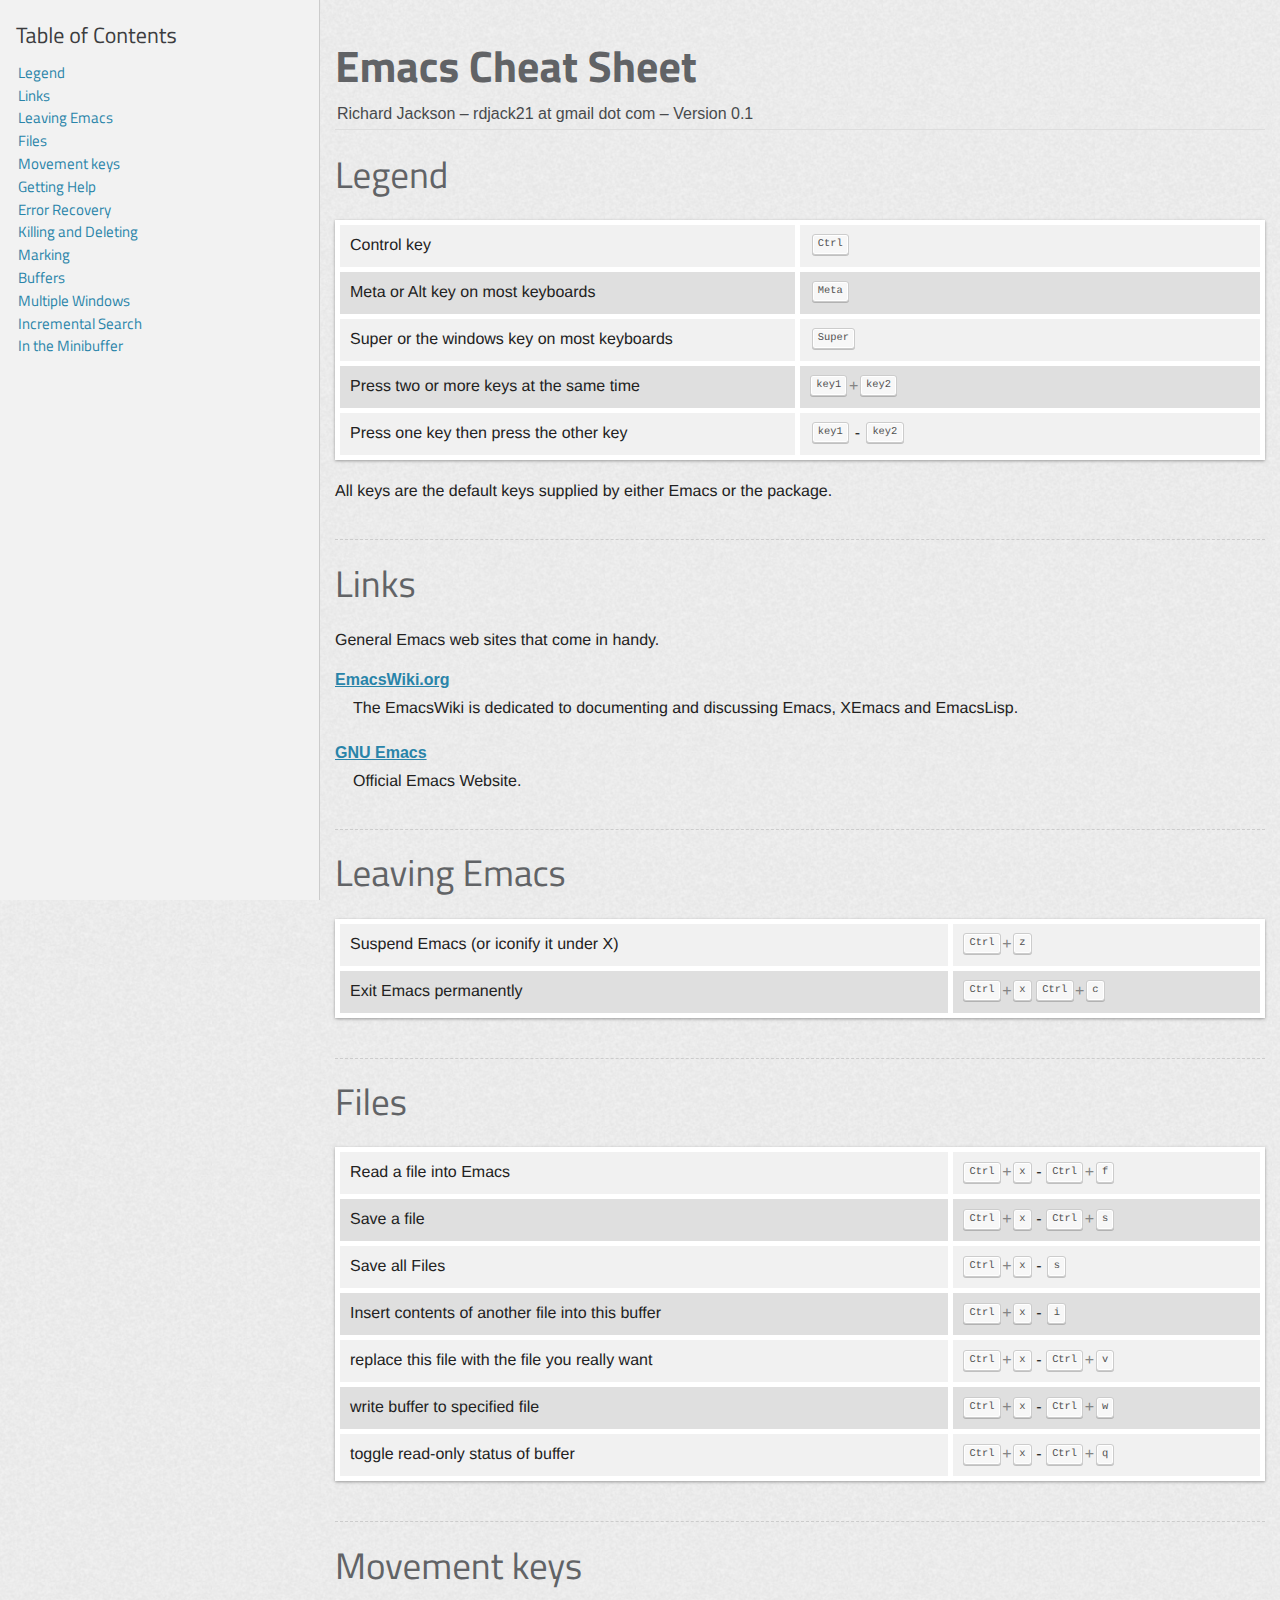
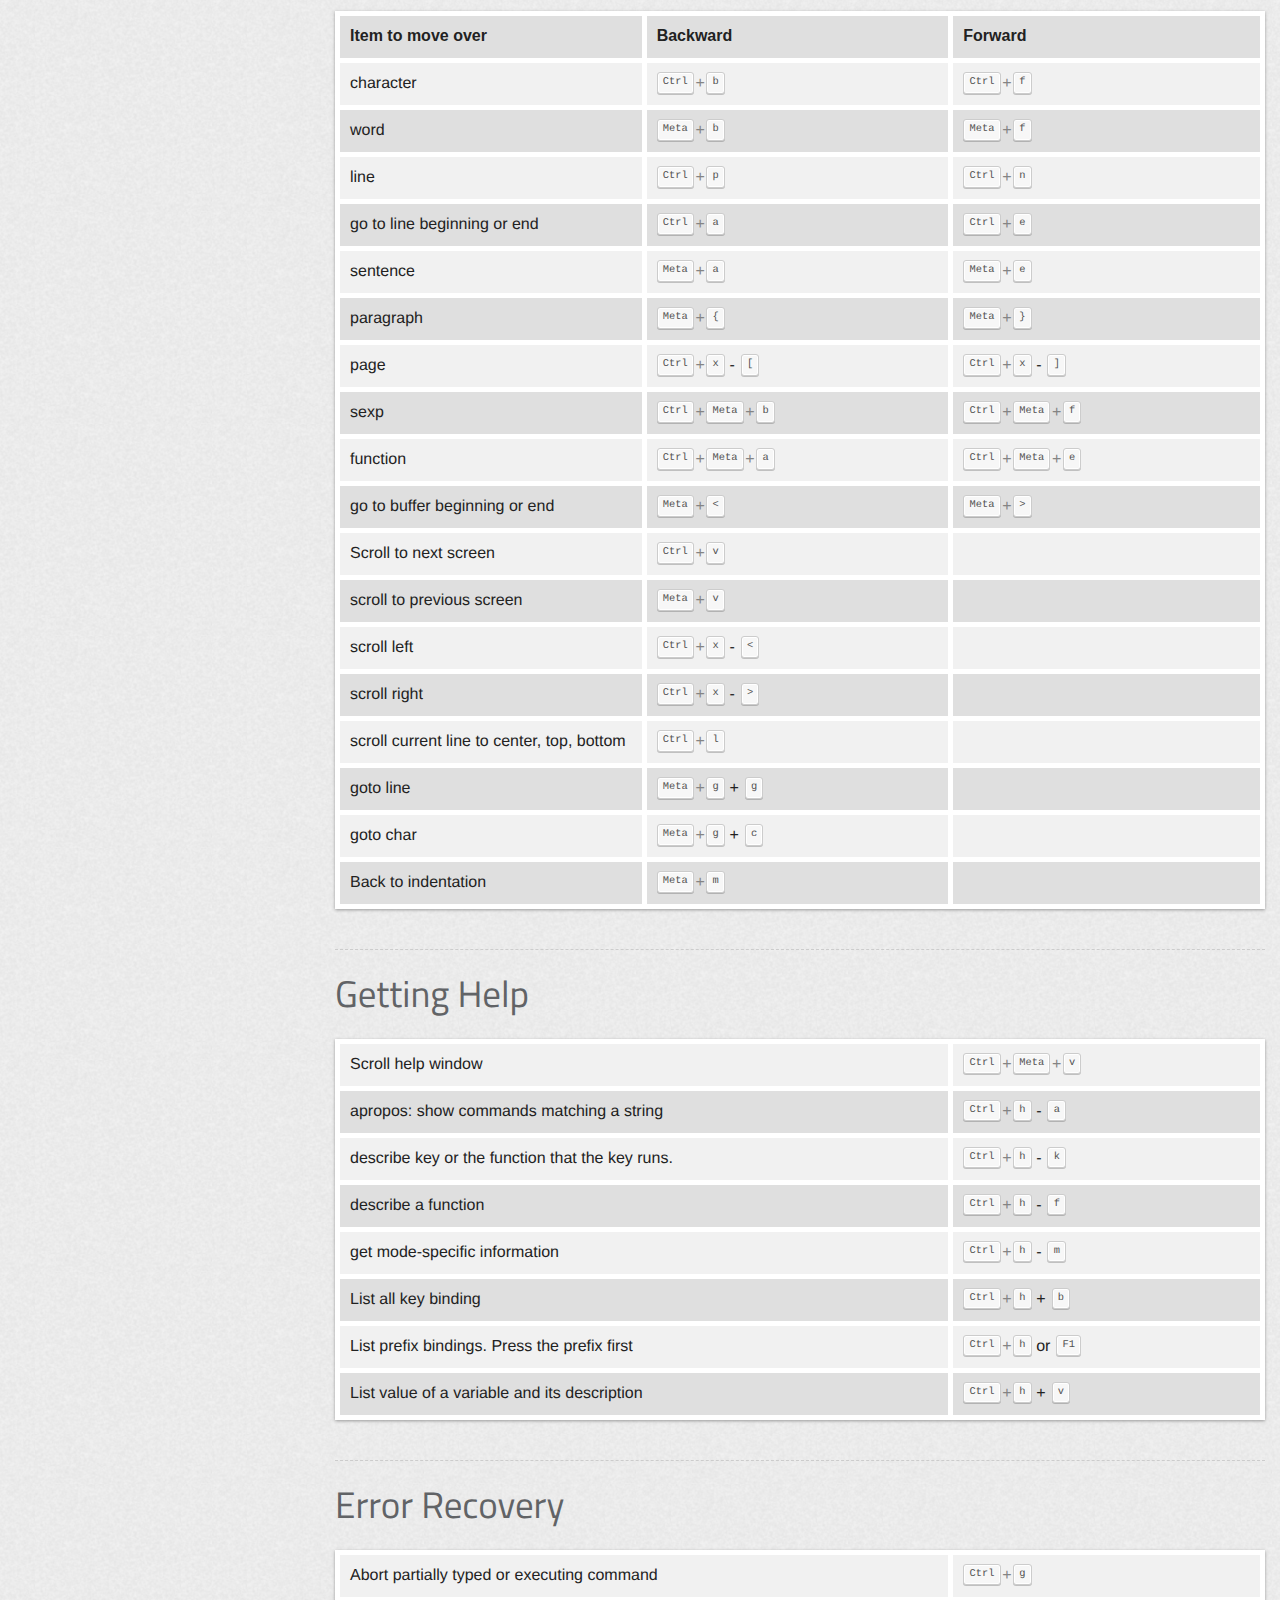
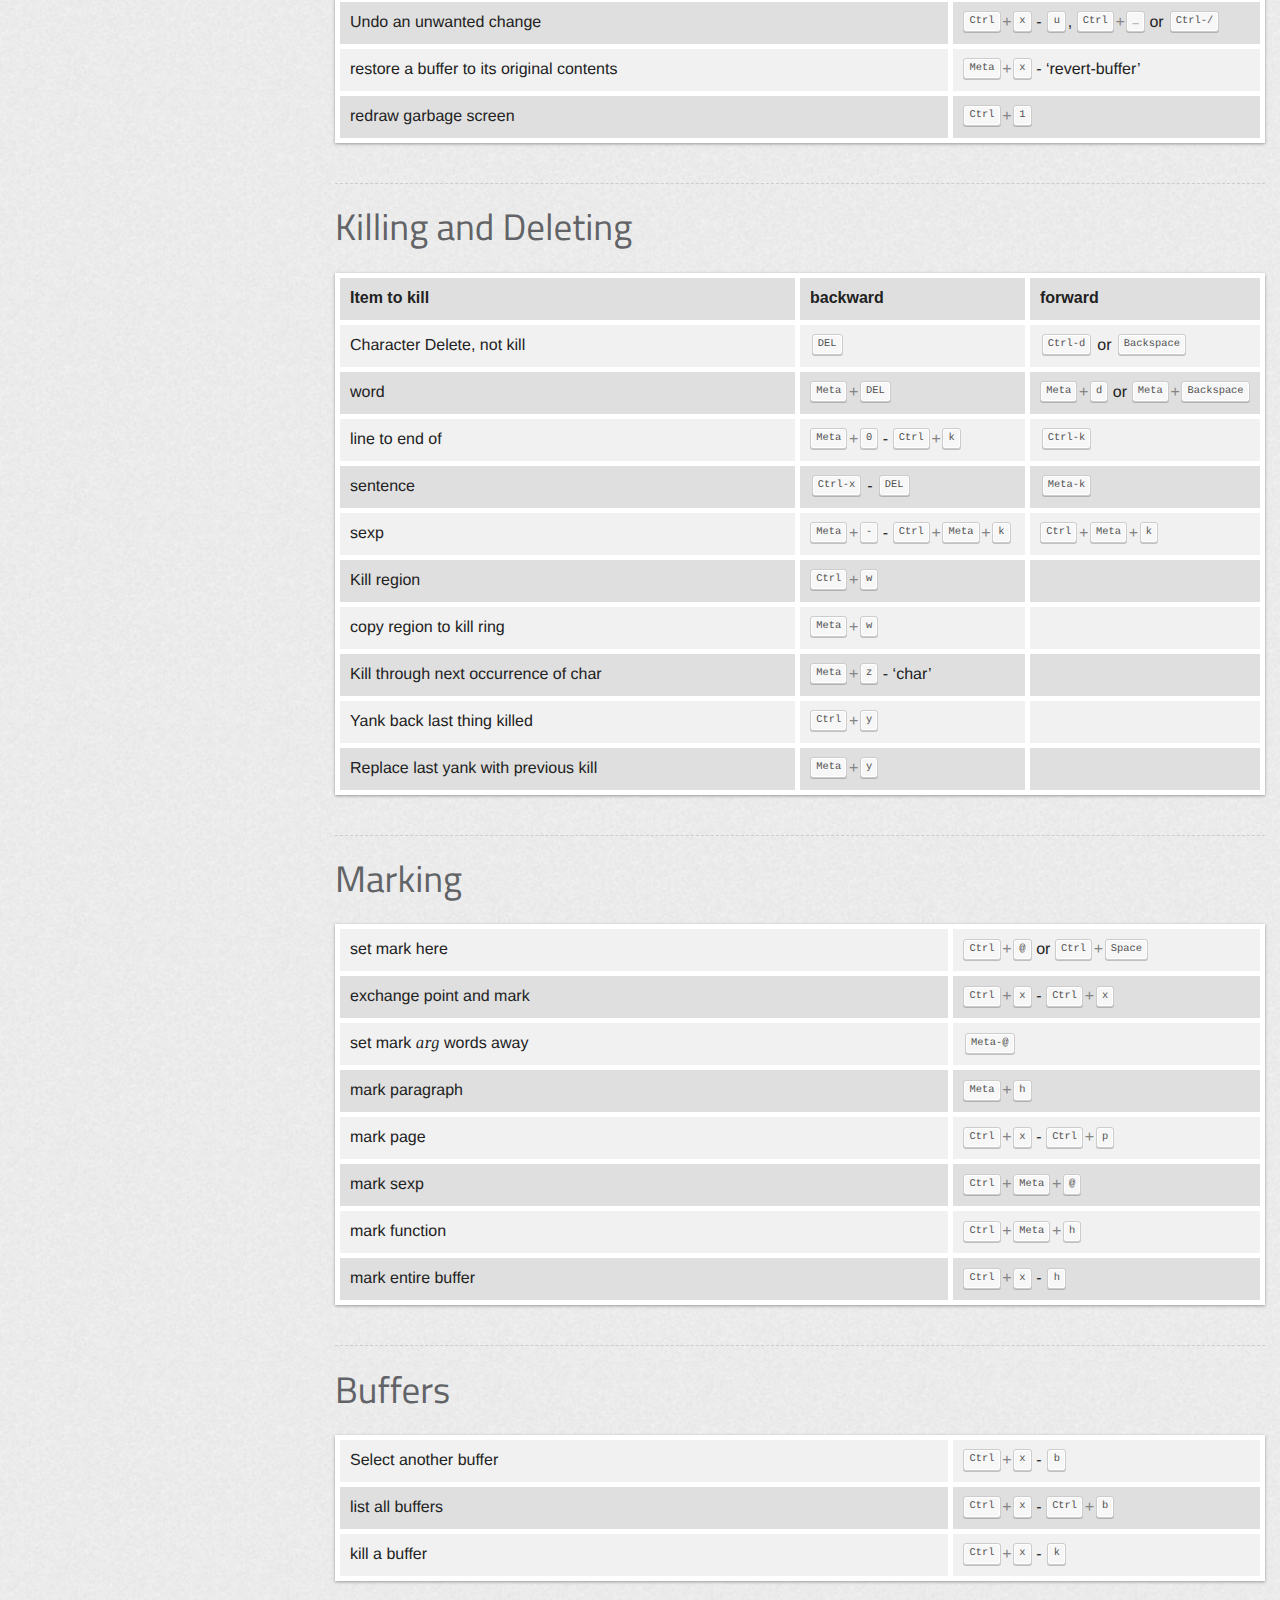
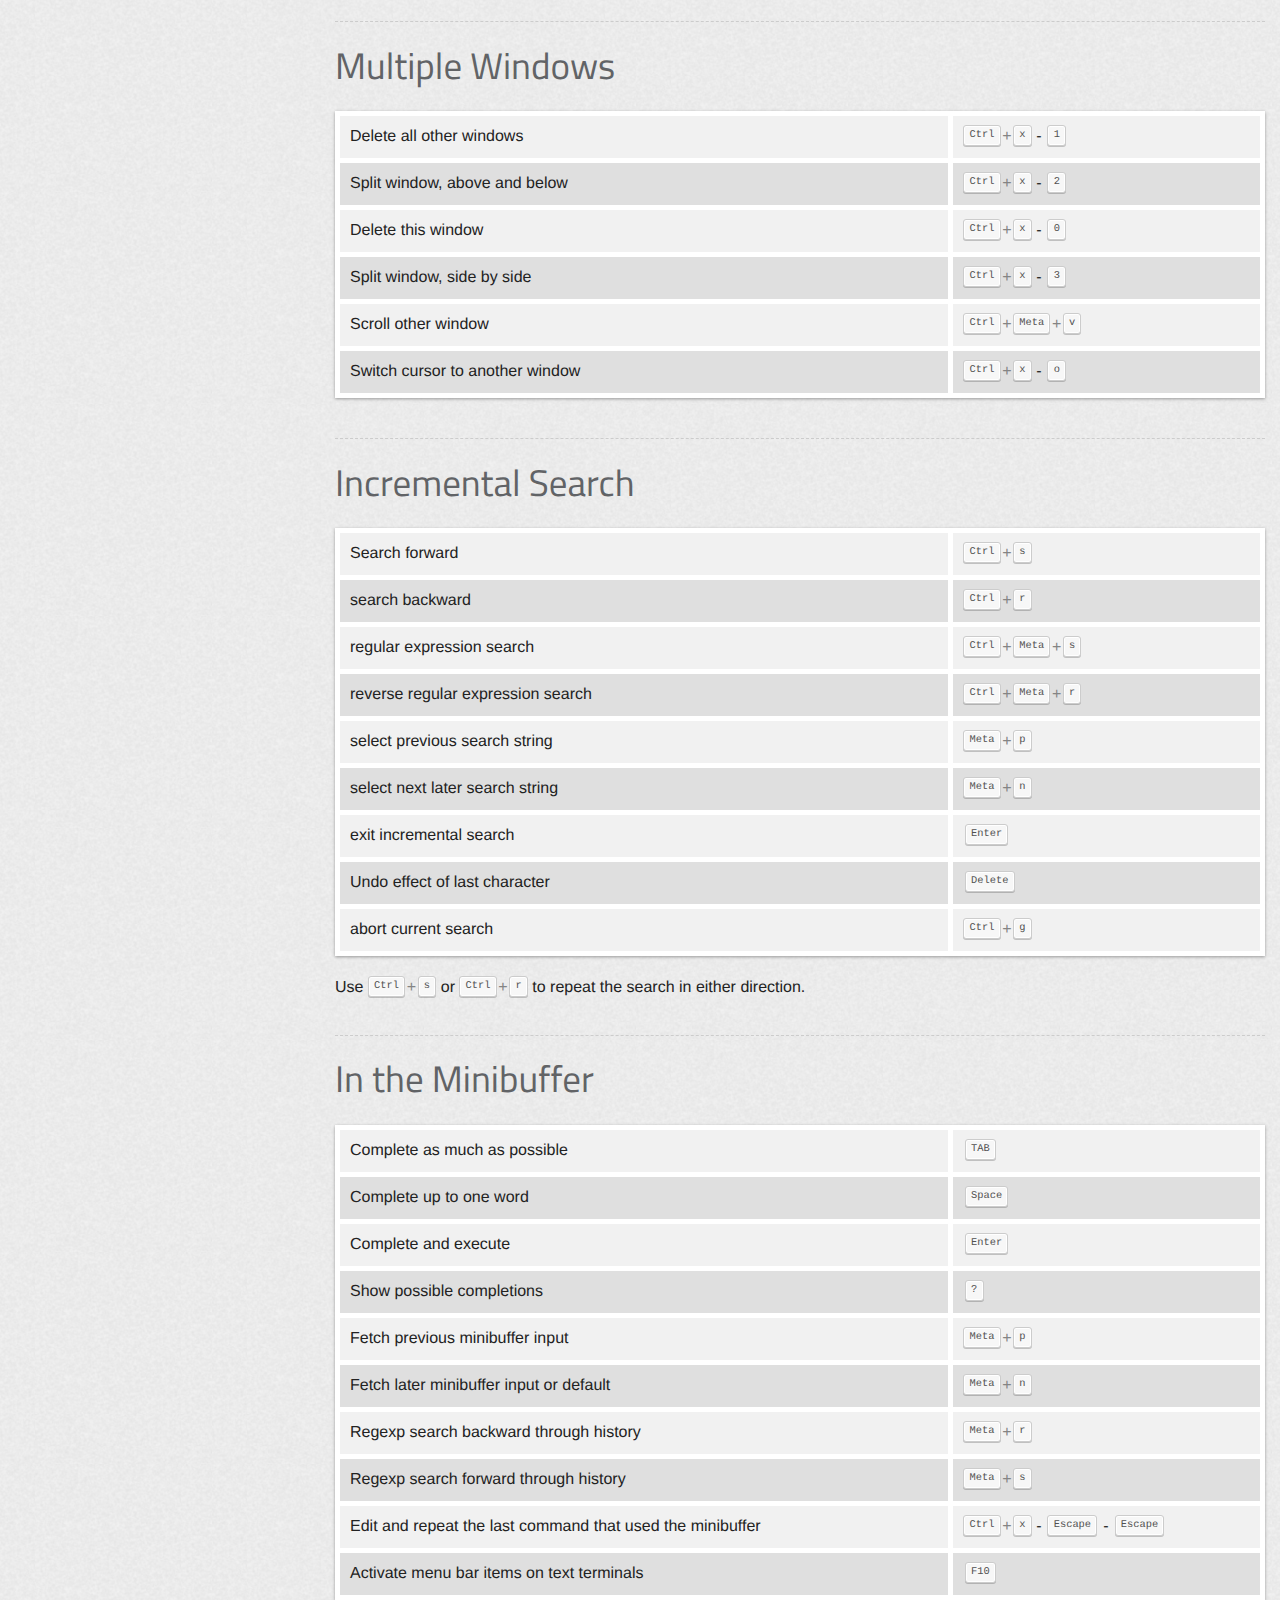
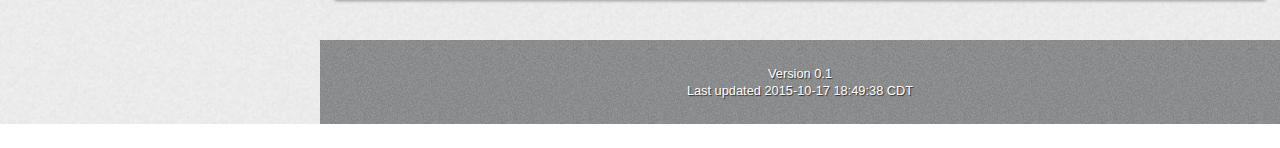
<file: Notes/emacs-cheat-sheet.html>
<!DOCTYPE html>
<html lang="en">
<head>
<meta charset="UTF-8">
<!--[if IE]><meta http-equiv="X-UA-Compatible" content="IE=edge"><![endif]-->
<meta name="viewport" content="width=device-width, initial-scale=1.0">
<meta name="generator" content="Asciidoctor 1.5.2">
<meta name="author" content="Richard Jackson">
<title>Emacs Cheat Sheet</title>
<link rel="stylesheet" href="./css/riak.css">
</head>
<body class="article toc2 toc-left">
<div id="header">
<h1>Emacs Cheat Sheet</h1>
<div class="details">
<span id="author" class="author">Richard Jackson</span><br>
<span id="email" class="email">rdjack21 at gmail dot com</span><br>
<span id="revnumber">version 0.1</span>
</div>
<div id="toc" class="toc2">
<div id="toctitle">Table of Contents</div>
<ul class="sectlevel1">
<li><a href="#_legend">Legend</a></li>
<li><a href="#_links">Links</a></li>
<li><a href="#_leaving_emacs">Leaving Emacs</a></li>
<li><a href="#_files">Files</a></li>
<li><a href="#_movement_keys">Movement keys</a></li>
<li><a href="#_getting_help">Getting Help</a></li>
<li><a href="#_error_recovery">Error Recovery</a></li>
<li><a href="#_killing_and_deleting">Killing and Deleting</a></li>
<li><a href="#_marking">Marking</a></li>
<li><a href="#_buffers">Buffers</a></li>
<li><a href="#_multiple_windows">Multiple Windows</a></li>
<li><a href="#_incremental_search">Incremental Search</a></li>
<li><a href="#_in_the_minibuffer">In the Minibuffer</a></li>
</ul>
</div>
</div>
<div id="content">
<div class="sect1">
<h2 id="_legend">Legend</h2>
<div class="sectionbody">
<table class="tableblock frame-all grid-all spread">
<colgroup>
<col style="width: 50%;">
<col style="width: 50%;">
</colgroup>
<tbody>
<tr>
<td class="tableblock halign-left valign-top"><p class="tableblock">Control key</p></td>
<td class="tableblock halign-left valign-top"><p class="tableblock"><kbd>Ctrl</kbd></p></td>
</tr>
<tr>
<td class="tableblock halign-left valign-top"><p class="tableblock">Meta or Alt key on most keyboards</p></td>
<td class="tableblock halign-left valign-top"><p class="tableblock"><kbd>Meta</kbd></p></td>
</tr>
<tr>
<td class="tableblock halign-left valign-top"><p class="tableblock">Super or the windows key on most keyboards</p></td>
<td class="tableblock halign-left valign-top"><p class="tableblock"><kbd>Super</kbd></p></td>
</tr>
<tr>
<td class="tableblock halign-left valign-top"><p class="tableblock">Press two or more keys at the same time</p></td>
<td class="tableblock halign-left valign-top"><p class="tableblock"><span class="keyseq"><kbd>key1</kbd>+<kbd>key2</kbd></span></p></td>
</tr>
<tr>
<td class="tableblock halign-left valign-top"><p class="tableblock">Press one key then press the other key</p></td>
<td class="tableblock halign-left valign-top"><p class="tableblock"><kbd>key1</kbd> - <kbd>key2</kbd></p></td>
</tr>
</tbody>
</table>
<div class="paragraph">
<p>All keys are the default keys supplied by either Emacs or the package.</p>
</div>
</div>
</div>
<div class="sect1">
<h2 id="_links">Links</h2>
<div class="sectionbody">
<div class="paragraph">
<p>General Emacs web sites that come in handy.</p>
</div>
<div class="dlist">
<dl>
<dt class="hdlist1"><a href="http://www.emacswiki.org/emacs?interface=en">EmacsWiki.org</a></dt>
<dd>
<p>The EmacsWiki is dedicated to documenting and discussing Emacs, XEmacs and EmacsLisp.</p>
</dd>
<dt class="hdlist1"><a href="https://www.gnu.org/software/emacs/">GNU Emacs</a></dt>
<dd>
<p>Official Emacs Website.</p>
</dd>
</dl>
</div>
</div>
</div>
<div class="sect1">
<h2 id="_leaving_emacs">Leaving Emacs</h2>
<div class="sectionbody">
<table class="tableblock frame-all grid-all spread">
<colgroup>
<col style="width: 66%;">
<col style="width: 33%;">
</colgroup>
<tbody>
<tr>
<td class="tableblock halign-left valign-top"><p class="tableblock">Suspend Emacs (or iconify it under X)</p></td>
<td class="tableblock halign-left valign-top"><p class="tableblock"><span class="keyseq"><kbd>Ctrl</kbd>+<kbd>z</kbd></span></p></td>
</tr>
<tr>
<td class="tableblock halign-left valign-top"><p class="tableblock">Exit Emacs permanently</p></td>
<td class="tableblock halign-left valign-top"><p class="tableblock"><span class="keyseq"><kbd>Ctrl</kbd>+<kbd>x</kbd></span> <span class="keyseq"><kbd>Ctrl</kbd>+<kbd>c</kbd></span></p></td>
</tr>
</tbody>
</table>
</div>
</div>
<div class="sect1">
<h2 id="_files">Files</h2>
<div class="sectionbody">
<table class="tableblock frame-all grid-all spread">
<colgroup>
<col style="width: 66%;">
<col style="width: 33%;">
</colgroup>
<tbody>
<tr>
<td class="tableblock halign-left valign-top"><p class="tableblock">Read a file into Emacs</p></td>
<td class="tableblock halign-left valign-top"><p class="tableblock"><span class="keyseq"><kbd>Ctrl</kbd>+<kbd>x</kbd></span> - <span class="keyseq"><kbd>Ctrl</kbd>+<kbd>f</kbd></span></p></td>
</tr>
<tr>
<td class="tableblock halign-left valign-top"><p class="tableblock">Save a file</p></td>
<td class="tableblock halign-left valign-top"><p class="tableblock"><span class="keyseq"><kbd>Ctrl</kbd>+<kbd>x</kbd></span> - <span class="keyseq"><kbd>Ctrl</kbd>+<kbd>s</kbd></span></p></td>
</tr>
<tr>
<td class="tableblock halign-left valign-top"><p class="tableblock">Save all Files</p></td>
<td class="tableblock halign-left valign-top"><p class="tableblock"><span class="keyseq"><kbd>Ctrl</kbd>+<kbd>x</kbd></span> - <kbd>s</kbd></p></td>
</tr>
<tr>
<td class="tableblock halign-left valign-top"><p class="tableblock">Insert contents of another file into this buffer</p></td>
<td class="tableblock halign-left valign-top"><p class="tableblock"><span class="keyseq"><kbd>Ctrl</kbd>+<kbd>x</kbd></span> - <kbd>i</kbd></p></td>
</tr>
<tr>
<td class="tableblock halign-left valign-top"><p class="tableblock">replace this file with the file you really want</p></td>
<td class="tableblock halign-left valign-top"><p class="tableblock"><span class="keyseq"><kbd>Ctrl</kbd>+<kbd>x</kbd></span> - <span class="keyseq"><kbd>Ctrl</kbd>+<kbd>v</kbd></span></p></td>
</tr>
<tr>
<td class="tableblock halign-left valign-top"><p class="tableblock">write buffer to specified file</p></td>
<td class="tableblock halign-left valign-top"><p class="tableblock"><span class="keyseq"><kbd>Ctrl</kbd>+<kbd>x</kbd></span> - <span class="keyseq"><kbd>Ctrl</kbd>+<kbd>w</kbd></span></p></td>
</tr>
<tr>
<td class="tableblock halign-left valign-top"><p class="tableblock">toggle read-only status of buffer</p></td>
<td class="tableblock halign-left valign-top"><p class="tableblock"><span class="keyseq"><kbd>Ctrl</kbd>+<kbd>x</kbd></span> - <span class="keyseq"><kbd>Ctrl</kbd>+<kbd>q</kbd></span></p></td>
</tr>
</tbody>
</table>
</div>
</div>
<div class="sect1">
<h2 id="_movement_keys">Movement keys</h2>
<div class="sectionbody">
<table class="tableblock frame-all grid-all spread">
<colgroup>
<col style="width: 33%;">
<col style="width: 33%;">
<col style="width: 33%;">
</colgroup>
<thead>
<tr>
<th class="tableblock halign-left valign-top">Item to move over</th>
<th class="tableblock halign-left valign-top">Backward</th>
<th class="tableblock halign-left valign-top">Forward</th>
</tr>
</thead>
<tbody>
<tr>
<td class="tableblock halign-left valign-top"><p class="tableblock">character</p></td>
<td class="tableblock halign-left valign-top"><p class="tableblock"><span class="keyseq"><kbd>Ctrl</kbd>+<kbd>b</kbd></span></p></td>
<td class="tableblock halign-left valign-top"><p class="tableblock"><span class="keyseq"><kbd>Ctrl</kbd>+<kbd>f</kbd></span></p></td>
</tr>
<tr>
<td class="tableblock halign-left valign-top"><p class="tableblock">word</p></td>
<td class="tableblock halign-left valign-top"><p class="tableblock"><span class="keyseq"><kbd>Meta</kbd>+<kbd>b</kbd></span></p></td>
<td class="tableblock halign-left valign-top"><p class="tableblock"><span class="keyseq"><kbd>Meta</kbd>+<kbd>f</kbd></span></p></td>
</tr>
<tr>
<td class="tableblock halign-left valign-top"><p class="tableblock">line</p></td>
<td class="tableblock halign-left valign-top"><p class="tableblock"><span class="keyseq"><kbd>Ctrl</kbd>+<kbd>p</kbd></span></p></td>
<td class="tableblock halign-left valign-top"><p class="tableblock"><span class="keyseq"><kbd>Ctrl</kbd>+<kbd>n</kbd></span></p></td>
</tr>
<tr>
<td class="tableblock halign-left valign-top"><p class="tableblock">go to line beginning or end</p></td>
<td class="tableblock halign-left valign-top"><p class="tableblock"><span class="keyseq"><kbd>Ctrl</kbd>+<kbd>a</kbd></span></p></td>
<td class="tableblock halign-left valign-top"><p class="tableblock"><span class="keyseq"><kbd>Ctrl</kbd>+<kbd>e</kbd></span></p></td>
</tr>
<tr>
<td class="tableblock halign-left valign-top"><p class="tableblock">sentence</p></td>
<td class="tableblock halign-left valign-top"><p class="tableblock"><span class="keyseq"><kbd>Meta</kbd>+<kbd>a</kbd></span></p></td>
<td class="tableblock halign-left valign-top"><p class="tableblock"><span class="keyseq"><kbd>Meta</kbd>+<kbd>e</kbd></span></p></td>
</tr>
<tr>
<td class="tableblock halign-left valign-top"><p class="tableblock">paragraph</p></td>
<td class="tableblock halign-left valign-top"><p class="tableblock"><span class="keyseq"><kbd>Meta</kbd>+<kbd>{</kbd></span></p></td>
<td class="tableblock halign-left valign-top"><p class="tableblock"><span class="keyseq"><kbd>Meta</kbd>+<kbd>}</kbd></span></p></td>
</tr>
<tr>
<td class="tableblock halign-left valign-top"><p class="tableblock">page</p></td>
<td class="tableblock halign-left valign-top"><p class="tableblock"><span class="keyseq"><kbd>Ctrl</kbd>+<kbd>x</kbd></span> - <kbd>[</kbd></p></td>
<td class="tableblock halign-left valign-top"><p class="tableblock"><span class="keyseq"><kbd>Ctrl</kbd>+<kbd>x</kbd></span> - <kbd>]</kbd></p></td>
</tr>
<tr>
<td class="tableblock halign-left valign-top"><p class="tableblock">sexp</p></td>
<td class="tableblock halign-left valign-top"><p class="tableblock"><span class="keyseq"><kbd>Ctrl</kbd>+<kbd>Meta</kbd>+<kbd>b</kbd></span></p></td>
<td class="tableblock halign-left valign-top"><p class="tableblock"><span class="keyseq"><kbd>Ctrl</kbd>+<kbd>Meta</kbd>+<kbd>f</kbd></span></p></td>
</tr>
<tr>
<td class="tableblock halign-left valign-top"><p class="tableblock">function</p></td>
<td class="tableblock halign-left valign-top"><p class="tableblock"><span class="keyseq"><kbd>Ctrl</kbd>+<kbd>Meta</kbd>+<kbd>a</kbd></span></p></td>
<td class="tableblock halign-left valign-top"><p class="tableblock"><span class="keyseq"><kbd>Ctrl</kbd>+<kbd>Meta</kbd>+<kbd>e</kbd></span></p></td>
</tr>
<tr>
<td class="tableblock halign-left valign-top"><p class="tableblock">go to buffer beginning or end</p></td>
<td class="tableblock halign-left valign-top"><p class="tableblock"><span class="keyseq"><kbd>Meta</kbd>+<kbd>&lt;</kbd></span></p></td>
<td class="tableblock halign-left valign-top"><p class="tableblock"><span class="keyseq"><kbd>Meta</kbd>+<kbd>&gt;</kbd></span></p></td>
</tr>
<tr>
<td class="tableblock halign-left valign-top"><p class="tableblock">Scroll to next screen</p></td>
<td class="tableblock halign-left valign-top"><p class="tableblock"><span class="keyseq"><kbd>Ctrl</kbd>+<kbd>v</kbd></span></p></td>
<td class="tableblock halign-left valign-top"></td>
</tr>
<tr>
<td class="tableblock halign-left valign-top"><p class="tableblock">scroll to previous screen</p></td>
<td class="tableblock halign-left valign-top"><p class="tableblock"><span class="keyseq"><kbd>Meta</kbd>+<kbd>v</kbd></span></p></td>
<td class="tableblock halign-left valign-top"></td>
</tr>
<tr>
<td class="tableblock halign-left valign-top"><p class="tableblock">scroll left</p></td>
<td class="tableblock halign-left valign-top"><p class="tableblock"><span class="keyseq"><kbd>Ctrl</kbd>+<kbd>x</kbd></span> - <kbd>&lt;</kbd></p></td>
<td class="tableblock halign-left valign-top"></td>
</tr>
<tr>
<td class="tableblock halign-left valign-top"><p class="tableblock">scroll right</p></td>
<td class="tableblock halign-left valign-top"><p class="tableblock"><span class="keyseq"><kbd>Ctrl</kbd>+<kbd>x</kbd></span> - <kbd>&gt;</kbd></p></td>
<td class="tableblock halign-left valign-top"></td>
</tr>
<tr>
<td class="tableblock halign-left valign-top"><p class="tableblock">scroll current line to center, top, bottom</p></td>
<td class="tableblock halign-left valign-top"><p class="tableblock"><span class="keyseq"><kbd>Ctrl</kbd>+<kbd>l</kbd></span></p></td>
<td class="tableblock halign-left valign-top"></td>
</tr>
<tr>
<td class="tableblock halign-left valign-top"><p class="tableblock">goto line</p></td>
<td class="tableblock halign-left valign-top"><p class="tableblock"><span class="keyseq"><kbd>Meta</kbd>+<kbd>g</kbd></span> + <kbd>g</kbd></p></td>
<td class="tableblock halign-left valign-top"></td>
</tr>
<tr>
<td class="tableblock halign-left valign-top"><p class="tableblock">goto char</p></td>
<td class="tableblock halign-left valign-top"><p class="tableblock"><span class="keyseq"><kbd>Meta</kbd>+<kbd>g</kbd></span> + <kbd>c</kbd></p></td>
<td class="tableblock halign-left valign-top"></td>
</tr>
<tr>
<td class="tableblock halign-left valign-top"><p class="tableblock">Back to indentation</p></td>
<td class="tableblock halign-left valign-top"><p class="tableblock"><span class="keyseq"><kbd>Meta</kbd>+<kbd>m</kbd></span></p></td>
<td class="tableblock halign-left valign-top"></td>
</tr>
</tbody>
</table>
</div>
</div>
<div class="sect1">
<h2 id="_getting_help">Getting Help</h2>
<div class="sectionbody">
<table class="tableblock frame-all grid-all spread">
<colgroup>
<col style="width: 66%;">
<col style="width: 33%;">
</colgroup>
<tbody>
<tr>
<td class="tableblock halign-left valign-top"><p class="tableblock">Scroll help window</p></td>
<td class="tableblock halign-left valign-top"><p class="tableblock"><span class="keyseq"><kbd>Ctrl</kbd>+<kbd>Meta</kbd>+<kbd>v</kbd></span></p></td>
</tr>
<tr>
<td class="tableblock halign-left valign-top"><p class="tableblock">apropos: show commands matching a string</p></td>
<td class="tableblock halign-left valign-top"><p class="tableblock"><span class="keyseq"><kbd>Ctrl</kbd>+<kbd>h</kbd></span> - <kbd>a</kbd></p></td>
</tr>
<tr>
<td class="tableblock halign-left valign-top"><p class="tableblock">describe key or the function that the key runs.</p></td>
<td class="tableblock halign-left valign-top"><p class="tableblock"><span class="keyseq"><kbd>Ctrl</kbd>+<kbd>h</kbd></span> - <kbd>k</kbd></p></td>
</tr>
<tr>
<td class="tableblock halign-left valign-top"><p class="tableblock">describe a function</p></td>
<td class="tableblock halign-left valign-top"><p class="tableblock"><span class="keyseq"><kbd>Ctrl</kbd>+<kbd>h</kbd></span> - <kbd>f</kbd></p></td>
</tr>
<tr>
<td class="tableblock halign-left valign-top"><p class="tableblock">get mode-specific information</p></td>
<td class="tableblock halign-left valign-top"><p class="tableblock"><span class="keyseq"><kbd>Ctrl</kbd>+<kbd>h</kbd></span> - <kbd>m</kbd></p></td>
</tr>
<tr>
<td class="tableblock halign-left valign-top"><p class="tableblock">List all key binding</p></td>
<td class="tableblock halign-left valign-top"><p class="tableblock"><span class="keyseq"><kbd>Ctrl</kbd>+<kbd>h</kbd></span> + <kbd>b</kbd></p></td>
</tr>
<tr>
<td class="tableblock halign-left valign-top"><p class="tableblock">List prefix bindings. Press the prefix first</p></td>
<td class="tableblock halign-left valign-top"><p class="tableblock"><span class="keyseq"><kbd>Ctrl</kbd>+<kbd>h</kbd></span> or <kbd>F1</kbd></p></td>
</tr>
<tr>
<td class="tableblock halign-left valign-top"><p class="tableblock">List value of a variable and its description</p></td>
<td class="tableblock halign-left valign-top"><p class="tableblock"><span class="keyseq"><kbd>Ctrl</kbd>+<kbd>h</kbd></span> + <kbd>v</kbd></p></td>
</tr>
</tbody>
</table>
</div>
</div>
<div class="sect1">
<h2 id="_error_recovery">Error Recovery</h2>
<div class="sectionbody">
<table class="tableblock frame-all grid-all spread">
<colgroup>
<col style="width: 66%;">
<col style="width: 33%;">
</colgroup>
<tbody>
<tr>
<td class="tableblock halign-left valign-top"><p class="tableblock">Abort partially typed or executing command</p></td>
<td class="tableblock halign-left valign-top"><p class="tableblock"><span class="keyseq"><kbd>Ctrl</kbd>+<kbd>g</kbd></span></p></td>
</tr>
<tr>
<td class="tableblock halign-left valign-top"><p class="tableblock">Undo an unwanted change</p></td>
<td class="tableblock halign-left valign-top"><p class="tableblock"><span class="keyseq"><kbd>Ctrl</kbd>+<kbd>x</kbd></span> - <kbd>u</kbd>, <span class="keyseq"><kbd>Ctrl</kbd>+<kbd>_</kbd></span> or <kbd>Ctrl-/</kbd></p></td>
</tr>
<tr>
<td class="tableblock halign-left valign-top"><p class="tableblock">restore a buffer to its original contents</p></td>
<td class="tableblock halign-left valign-top"><p class="tableblock"><span class="keyseq"><kbd>Meta</kbd>+<kbd>x</kbd></span> - &#8216;revert-buffer&#8217;</p></td>
</tr>
<tr>
<td class="tableblock halign-left valign-top"><p class="tableblock">redraw garbage screen</p></td>
<td class="tableblock halign-left valign-top"><p class="tableblock"><span class="keyseq"><kbd>Ctrl</kbd>+<kbd>1</kbd></span></p></td>
</tr>
</tbody>
</table>
</div>
</div>
<div class="sect1">
<h2 id="_killing_and_deleting">Killing and Deleting</h2>
<div class="sectionbody">
<table class="tableblock frame-all grid-all spread">
<colgroup>
<col style="width: 50%;">
<col style="width: 25%;">
<col style="width: 25%;">
</colgroup>
<thead>
<tr>
<th class="tableblock halign-left valign-top">Item to kill</th>
<th class="tableblock halign-left valign-top">backward</th>
<th class="tableblock halign-left valign-top">forward</th>
</tr>
</thead>
<tbody>
<tr>
<td class="tableblock halign-left valign-top"><p class="tableblock">Character Delete, not kill</p></td>
<td class="tableblock halign-left valign-top"><p class="tableblock"><kbd>DEL</kbd></p></td>
<td class="tableblock halign-left valign-top"><p class="tableblock"><kbd>Ctrl-d</kbd> or <kbd>Backspace</kbd></p></td>
</tr>
<tr>
<td class="tableblock halign-left valign-top"><p class="tableblock">word</p></td>
<td class="tableblock halign-left valign-top"><p class="tableblock"><span class="keyseq"><kbd>Meta</kbd>+<kbd>DEL</kbd></span></p></td>
<td class="tableblock halign-left valign-top"><p class="tableblock"><span class="keyseq"><kbd>Meta</kbd>+<kbd>d</kbd></span> or <span class="keyseq"><kbd>Meta</kbd>+<kbd>Backspace</kbd></span></p></td>
</tr>
<tr>
<td class="tableblock halign-left valign-top"><p class="tableblock">line to end of</p></td>
<td class="tableblock halign-left valign-top"><p class="tableblock"><span class="keyseq"><kbd>Meta</kbd>+<kbd>0</kbd></span> - <span class="keyseq"><kbd>Ctrl</kbd>+<kbd>k</kbd></span></p></td>
<td class="tableblock halign-left valign-top"><p class="tableblock"><kbd>Ctrl-k</kbd></p></td>
</tr>
<tr>
<td class="tableblock halign-left valign-top"><p class="tableblock">sentence</p></td>
<td class="tableblock halign-left valign-top"><p class="tableblock"><kbd>Ctrl-x</kbd> - <kbd>DEL</kbd></p></td>
<td class="tableblock halign-left valign-top"><p class="tableblock"><kbd>Meta-k</kbd></p></td>
</tr>
<tr>
<td class="tableblock halign-left valign-top"><p class="tableblock">sexp</p></td>
<td class="tableblock halign-left valign-top"><p class="tableblock"><span class="keyseq"><kbd>Meta</kbd>+<kbd>-</kbd></span> - <span class="keyseq"><kbd>Ctrl</kbd>+<kbd>Meta</kbd>+<kbd>k</kbd></span></p></td>
<td class="tableblock halign-left valign-top"><p class="tableblock"><span class="keyseq"><kbd>Ctrl</kbd>+<kbd>Meta</kbd>+<kbd>k</kbd></span></p></td>
</tr>
<tr>
<td class="tableblock halign-left valign-top"><p class="tableblock">Kill region</p></td>
<td class="tableblock halign-left valign-top"><p class="tableblock"><span class="keyseq"><kbd>Ctrl</kbd>+<kbd>w</kbd></span></p></td>
<td class="tableblock halign-left valign-top"></td>
</tr>
<tr>
<td class="tableblock halign-left valign-top"><p class="tableblock">copy region to kill ring</p></td>
<td class="tableblock halign-left valign-top"><p class="tableblock"><span class="keyseq"><kbd>Meta</kbd>+<kbd>w</kbd></span></p></td>
<td class="tableblock halign-left valign-top"></td>
</tr>
<tr>
<td class="tableblock halign-left valign-top"><p class="tableblock">Kill through next occurrence of char</p></td>
<td class="tableblock halign-left valign-top"><p class="tableblock"><span class="keyseq"><kbd>Meta</kbd>+<kbd>z</kbd></span> - &#8216;char&#8217;</p></td>
<td class="tableblock halign-left valign-top"></td>
</tr>
<tr>
<td class="tableblock halign-left valign-top"><p class="tableblock">Yank back last thing killed</p></td>
<td class="tableblock halign-left valign-top"><p class="tableblock"><span class="keyseq"><kbd>Ctrl</kbd>+<kbd>y</kbd></span></p></td>
<td class="tableblock halign-left valign-top"></td>
</tr>
<tr>
<td class="tableblock halign-left valign-top"><p class="tableblock">Replace last yank with previous kill</p></td>
<td class="tableblock halign-left valign-top"><p class="tableblock"><span class="keyseq"><kbd>Meta</kbd>+<kbd>y</kbd></span></p></td>
<td class="tableblock halign-left valign-top"></td>
</tr>
</tbody>
</table>
</div>
</div>
<div class="sect1">
<h2 id="_marking">Marking</h2>
<div class="sectionbody">
<table class="tableblock frame-all grid-all spread">
<colgroup>
<col style="width: 66%;">
<col style="width: 33%;">
</colgroup>
<tbody>
<tr>
<td class="tableblock halign-left valign-top"><p class="tableblock">set mark here</p></td>
<td class="tableblock halign-left valign-top"><p class="tableblock"><span class="keyseq"><kbd>Ctrl</kbd>+<kbd>@</kbd></span> or <span class="keyseq"><kbd>Ctrl</kbd>+<kbd>Space</kbd></span></p></td>
</tr>
<tr>
<td class="tableblock halign-left valign-top"><p class="tableblock">exchange point and mark</p></td>
<td class="tableblock halign-left valign-top"><p class="tableblock"><span class="keyseq"><kbd>Ctrl</kbd>+<kbd>x</kbd></span> - <span class="keyseq"><kbd>Ctrl</kbd>+<kbd>x</kbd></span></p></td>
</tr>
<tr>
<td class="tableblock halign-left valign-top"><p class="tableblock">set mark <em>arg</em> words away</p></td>
<td class="tableblock halign-left valign-top"><p class="tableblock"><kbd>Meta-@</kbd></p></td>
</tr>
<tr>
<td class="tableblock halign-left valign-top"><p class="tableblock">mark paragraph</p></td>
<td class="tableblock halign-left valign-top"><p class="tableblock"><span class="keyseq"><kbd>Meta</kbd>+<kbd>h</kbd></span></p></td>
</tr>
<tr>
<td class="tableblock halign-left valign-top"><p class="tableblock">mark page</p></td>
<td class="tableblock halign-left valign-top"><p class="tableblock"><span class="keyseq"><kbd>Ctrl</kbd>+<kbd>x</kbd></span> - <span class="keyseq"><kbd>Ctrl</kbd>+<kbd>p</kbd></span></p></td>
</tr>
<tr>
<td class="tableblock halign-left valign-top"><p class="tableblock">mark sexp</p></td>
<td class="tableblock halign-left valign-top"><p class="tableblock"><span class="keyseq"><kbd>Ctrl</kbd>+<kbd>Meta</kbd>+<kbd>@</kbd></span></p></td>
</tr>
<tr>
<td class="tableblock halign-left valign-top"><p class="tableblock">mark function</p></td>
<td class="tableblock halign-left valign-top"><p class="tableblock"><span class="keyseq"><kbd>Ctrl</kbd>+<kbd>Meta</kbd>+<kbd>h</kbd></span></p></td>
</tr>
<tr>
<td class="tableblock halign-left valign-top"><p class="tableblock">mark entire buffer</p></td>
<td class="tableblock halign-left valign-top"><p class="tableblock"><span class="keyseq"><kbd>Ctrl</kbd>+<kbd>x</kbd></span> - <kbd>h</kbd></p></td>
</tr>
</tbody>
</table>
</div>
</div>
<div class="sect1">
<h2 id="_buffers">Buffers</h2>
<div class="sectionbody">
<table class="tableblock frame-all grid-all spread">
<colgroup>
<col style="width: 66%;">
<col style="width: 33%;">
</colgroup>
<tbody>
<tr>
<td class="tableblock halign-left valign-top"><p class="tableblock">Select another buffer</p></td>
<td class="tableblock halign-left valign-top"><p class="tableblock"><span class="keyseq"><kbd>Ctrl</kbd>+<kbd>x</kbd></span> - <kbd>b</kbd></p></td>
</tr>
<tr>
<td class="tableblock halign-left valign-top"><p class="tableblock">list all buffers</p></td>
<td class="tableblock halign-left valign-top"><p class="tableblock"><span class="keyseq"><kbd>Ctrl</kbd>+<kbd>x</kbd></span> - <span class="keyseq"><kbd>Ctrl</kbd>+<kbd>b</kbd></span></p></td>
</tr>
<tr>
<td class="tableblock halign-left valign-top"><p class="tableblock">kill a buffer</p></td>
<td class="tableblock halign-left valign-top"><p class="tableblock"><span class="keyseq"><kbd>Ctrl</kbd>+<kbd>x</kbd></span> - <kbd>k</kbd></p></td>
</tr>
</tbody>
</table>
</div>
</div>
<div class="sect1">
<h2 id="_multiple_windows">Multiple Windows</h2>
<div class="sectionbody">
<table class="tableblock frame-all grid-all spread">
<colgroup>
<col style="width: 66%;">
<col style="width: 33%;">
</colgroup>
<tbody>
<tr>
<td class="tableblock halign-left valign-top"><p class="tableblock">Delete all other windows</p></td>
<td class="tableblock halign-left valign-top"><p class="tableblock"><span class="keyseq"><kbd>Ctrl</kbd>+<kbd>x</kbd></span> - <kbd>1</kbd></p></td>
</tr>
<tr>
<td class="tableblock halign-left valign-top"><p class="tableblock">Split window, above and below</p></td>
<td class="tableblock halign-left valign-top"><p class="tableblock"><span class="keyseq"><kbd>Ctrl</kbd>+<kbd>x</kbd></span> - <kbd>2</kbd></p></td>
</tr>
<tr>
<td class="tableblock halign-left valign-top"><p class="tableblock">Delete this window</p></td>
<td class="tableblock halign-left valign-top"><p class="tableblock"><span class="keyseq"><kbd>Ctrl</kbd>+<kbd>x</kbd></span> - <kbd>0</kbd></p></td>
</tr>
<tr>
<td class="tableblock halign-left valign-top"><p class="tableblock">Split window, side by side</p></td>
<td class="tableblock halign-left valign-top"><p class="tableblock"><span class="keyseq"><kbd>Ctrl</kbd>+<kbd>x</kbd></span> - <kbd>3</kbd></p></td>
</tr>
<tr>
<td class="tableblock halign-left valign-top"><p class="tableblock">Scroll other window</p></td>
<td class="tableblock halign-left valign-top"><p class="tableblock"><span class="keyseq"><kbd>Ctrl</kbd>+<kbd>Meta</kbd>+<kbd>v</kbd></span></p></td>
</tr>
<tr>
<td class="tableblock halign-left valign-top"><p class="tableblock">Switch cursor to another window</p></td>
<td class="tableblock halign-left valign-top"><p class="tableblock"><span class="keyseq"><kbd>Ctrl</kbd>+<kbd>x</kbd></span> - <kbd>o</kbd></p></td>
</tr>
</tbody>
</table>
</div>
</div>
<div class="sect1">
<h2 id="_incremental_search">Incremental Search</h2>
<div class="sectionbody">
<table class="tableblock frame-all grid-all spread">
<colgroup>
<col style="width: 66%;">
<col style="width: 33%;">
</colgroup>
<tbody>
<tr>
<td class="tableblock halign-left valign-top"><p class="tableblock">Search forward</p></td>
<td class="tableblock halign-left valign-top"><p class="tableblock"><span class="keyseq"><kbd>Ctrl</kbd>+<kbd>s</kbd></span></p></td>
</tr>
<tr>
<td class="tableblock halign-left valign-top"><p class="tableblock">search backward</p></td>
<td class="tableblock halign-left valign-top"><p class="tableblock"><span class="keyseq"><kbd>Ctrl</kbd>+<kbd>r</kbd></span></p></td>
</tr>
<tr>
<td class="tableblock halign-left valign-top"><p class="tableblock">regular expression search</p></td>
<td class="tableblock halign-left valign-top"><p class="tableblock"><span class="keyseq"><kbd>Ctrl</kbd>+<kbd>Meta</kbd>+<kbd>s</kbd></span></p></td>
</tr>
<tr>
<td class="tableblock halign-left valign-top"><p class="tableblock">reverse regular expression search</p></td>
<td class="tableblock halign-left valign-top"><p class="tableblock"><span class="keyseq"><kbd>Ctrl</kbd>+<kbd>Meta</kbd>+<kbd>r</kbd></span></p></td>
</tr>
<tr>
<td class="tableblock halign-left valign-top"><p class="tableblock">select previous search string</p></td>
<td class="tableblock halign-left valign-top"><p class="tableblock"><span class="keyseq"><kbd>Meta</kbd>+<kbd>p</kbd></span></p></td>
</tr>
<tr>
<td class="tableblock halign-left valign-top"><p class="tableblock">select next later search string</p></td>
<td class="tableblock halign-left valign-top"><p class="tableblock"><span class="keyseq"><kbd>Meta</kbd>+<kbd>n</kbd></span></p></td>
</tr>
<tr>
<td class="tableblock halign-left valign-top"><p class="tableblock">exit incremental search</p></td>
<td class="tableblock halign-left valign-top"><p class="tableblock"><kbd>Enter</kbd></p></td>
</tr>
<tr>
<td class="tableblock halign-left valign-top"><p class="tableblock">Undo effect of last character</p></td>
<td class="tableblock halign-left valign-top"><p class="tableblock"><kbd>Delete</kbd></p></td>
</tr>
<tr>
<td class="tableblock halign-left valign-top"><p class="tableblock">abort current search</p></td>
<td class="tableblock halign-left valign-top"><p class="tableblock"><span class="keyseq"><kbd>Ctrl</kbd>+<kbd>g</kbd></span></p></td>
</tr>
</tbody>
</table>
<div class="paragraph">
<p>Use <span class="keyseq"><kbd>Ctrl</kbd>+<kbd>s</kbd></span> or <span class="keyseq"><kbd>Ctrl</kbd>+<kbd>r</kbd></span> to repeat the search in either direction.</p>
</div>
</div>
</div>
<div class="sect1">
<h2 id="_in_the_minibuffer">In the Minibuffer</h2>
<div class="sectionbody">
<table class="tableblock frame-all grid-all spread">
<colgroup>
<col style="width: 66%;">
<col style="width: 33%;">
</colgroup>
<tbody>
<tr>
<td class="tableblock halign-left valign-top"><p class="tableblock">Complete as much as possible</p></td>
<td class="tableblock halign-left valign-top"><p class="tableblock"><kbd>TAB</kbd></p></td>
</tr>
<tr>
<td class="tableblock halign-left valign-top"><p class="tableblock">Complete up to one word</p></td>
<td class="tableblock halign-left valign-top"><p class="tableblock"><kbd>Space</kbd></p></td>
</tr>
<tr>
<td class="tableblock halign-left valign-top"><p class="tableblock">Complete and execute</p></td>
<td class="tableblock halign-left valign-top"><p class="tableblock"><kbd>Enter</kbd></p></td>
</tr>
<tr>
<td class="tableblock halign-left valign-top"><p class="tableblock">Show possible completions</p></td>
<td class="tableblock halign-left valign-top"><p class="tableblock"><kbd>?</kbd></p></td>
</tr>
<tr>
<td class="tableblock halign-left valign-top"><p class="tableblock">Fetch previous minibuffer input</p></td>
<td class="tableblock halign-left valign-top"><p class="tableblock"><span class="keyseq"><kbd>Meta</kbd>+<kbd>p</kbd></span></p></td>
</tr>
<tr>
<td class="tableblock halign-left valign-top"><p class="tableblock">Fetch later minibuffer input or default</p></td>
<td class="tableblock halign-left valign-top"><p class="tableblock"><span class="keyseq"><kbd>Meta</kbd>+<kbd>n</kbd></span></p></td>
</tr>
<tr>
<td class="tableblock halign-left valign-top"><p class="tableblock">Regexp search backward through history</p></td>
<td class="tableblock halign-left valign-top"><p class="tableblock"><span class="keyseq"><kbd>Meta</kbd>+<kbd>r</kbd></span></p></td>
</tr>
<tr>
<td class="tableblock halign-left valign-top"><p class="tableblock">Regexp search forward through history</p></td>
<td class="tableblock halign-left valign-top"><p class="tableblock"><span class="keyseq"><kbd>Meta</kbd>+<kbd>s</kbd></span></p></td>
</tr>
<tr>
<td class="tableblock halign-left valign-top"><p class="tableblock">Edit and repeat the last command that used the minibuffer</p></td>
<td class="tableblock halign-left valign-top"><p class="tableblock"><span class="keyseq"><kbd>Ctrl</kbd>+<kbd>x</kbd></span> - <kbd>Escape</kbd> - <kbd>Escape</kbd></p></td>
</tr>
<tr>
<td class="tableblock halign-left valign-top"><p class="tableblock">Activate menu bar items on text terminals</p></td>
<td class="tableblock halign-left valign-top"><p class="tableblock"><kbd>F10</kbd></p></td>
</tr>
</tbody>
</table>
</div>
</div>
</div>
<div id="footer">
<div id="footer-text">
Version 0.1<br>
Last updated 2015-10-17 18:49:38 CDT
</div>
</div>
</body>
</html>
</file>
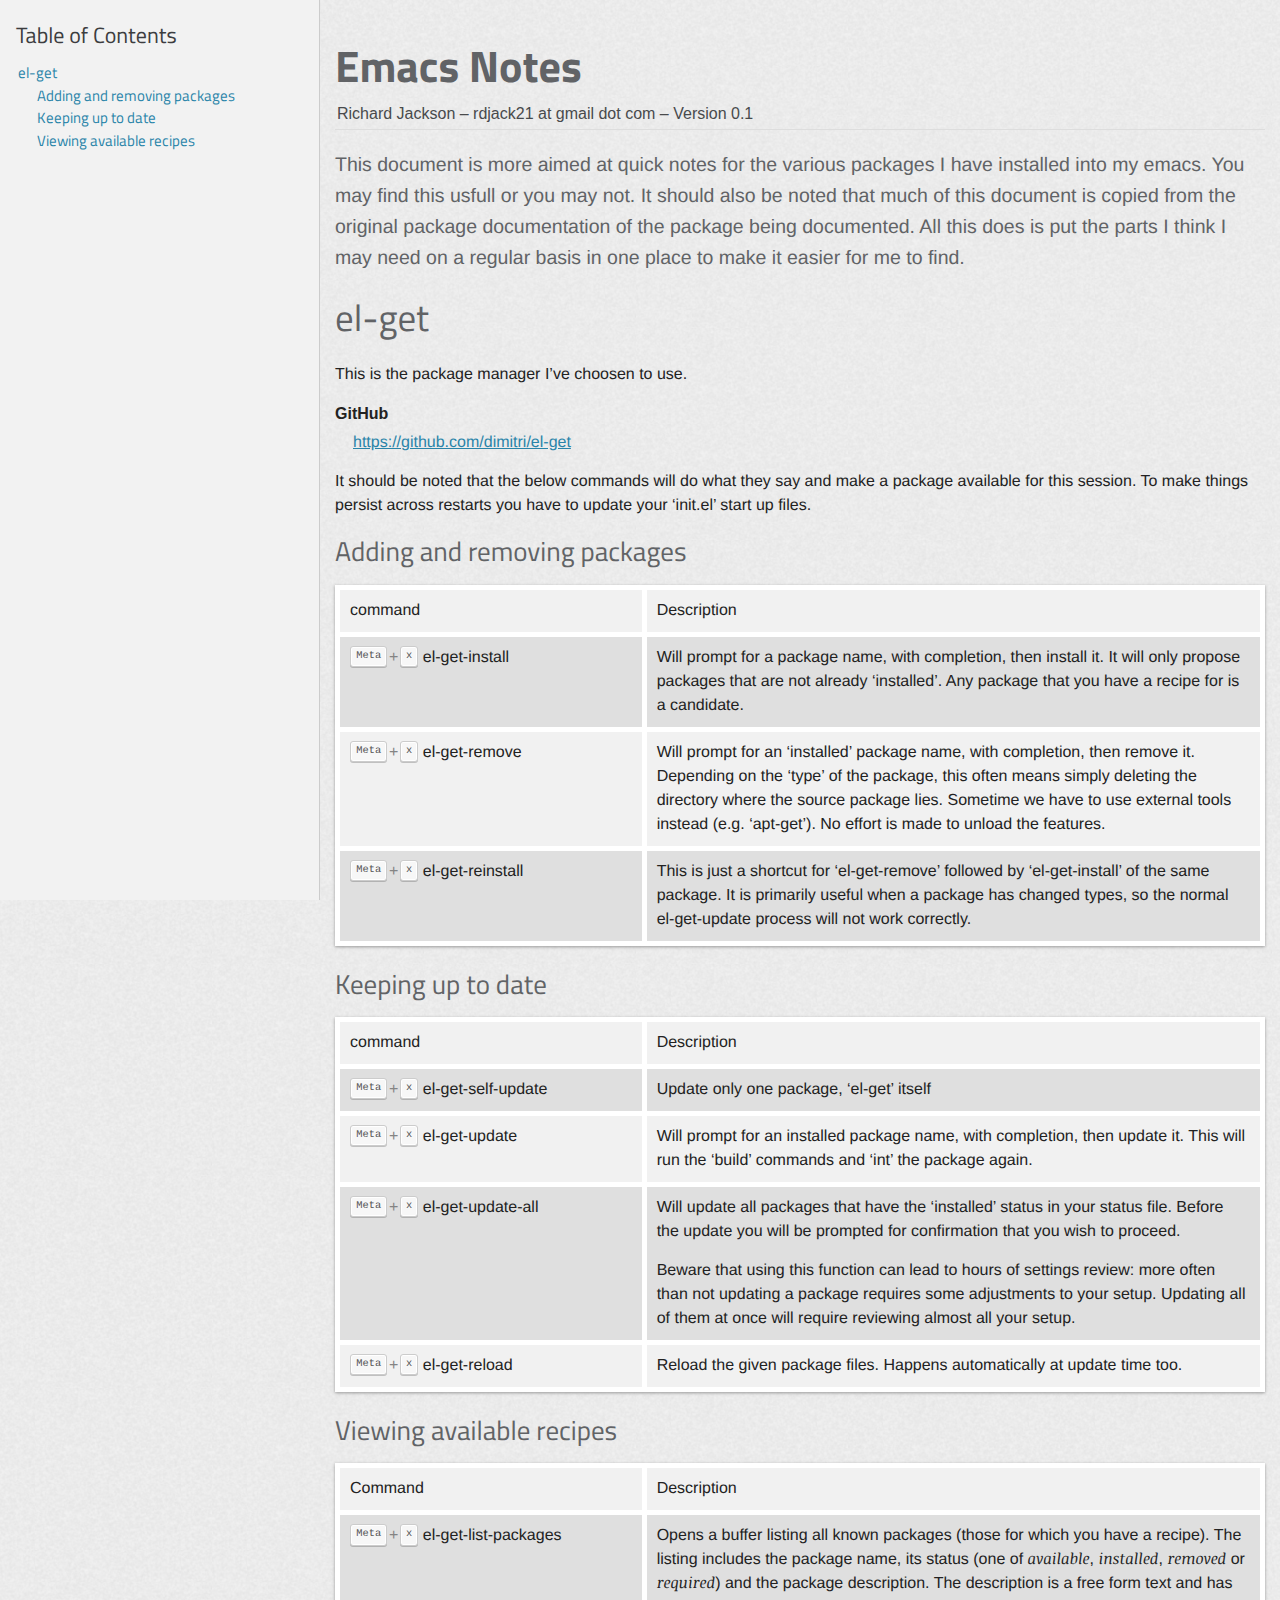
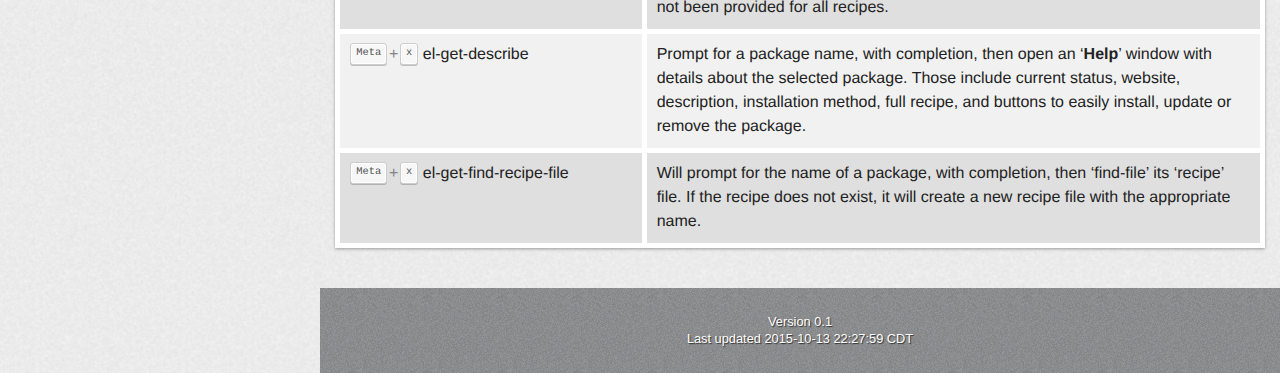
<file: Notes/emacs_notes.html>
<!DOCTYPE html>
<html lang="en">
<head>
<meta charset="UTF-8">
<!--[if IE]><meta http-equiv="X-UA-Compatible" content="IE=edge"><![endif]-->
<meta name="viewport" content="width=device-width, initial-scale=1.0">
<meta name="generator" content="Asciidoctor 1.5.2">
<meta name="author" content="Richard Jackson">
<title>Emacs Notes</title>
<link rel="stylesheet" href="./css/riak.css">
</head>
<body class="article toc2 toc-left">
<div id="header">
<h1>Emacs Notes</h1>
<div class="details">
<span id="author" class="author">Richard Jackson</span><br>
<span id="email" class="email">rdjack21 at gmail dot com</span><br>
<span id="revnumber">version 0.1</span>
</div>
<div id="toc" class="toc2">
<div id="toctitle">Table of Contents</div>
<ul class="sectlevel1">
<li><a href="#_el_get">el-get</a>
<ul class="sectlevel2">
<li><a href="#_adding_and_removing_packages">Adding and removing packages</a></li>
<li><a href="#_keeping_up_to_date">Keeping up to date</a></li>
<li><a href="#_viewing_available_recipes">Viewing available recipes</a></li>
</ul>
</li>
</ul>
</div>
</div>
<div id="content">
<div id="preamble">
<div class="sectionbody">
<div class="paragraph">
<p>This document is more aimed at quick notes for the various packages I have
installed into my emacs. You may find this usfull or you may not. It should
also be noted that much of this document is copied from the original package
documentation of the package being documented. All this does is put the parts
I think I may need on a regular basis in one place to make it easier for me
to find.</p>
</div>
</div>
</div>
<div class="sect1">
<h2 id="_el_get">el-get</h2>
<div class="sectionbody">
<div class="paragraph">
<p>This is the package manager I&#8217;ve choosen to use.</p>
</div>
<div class="dlist">
<dl>
<dt class="hdlist1">GitHub</dt>
<dd>
<p><a href="https://github.com/dimitri/el-get" class="bare">https://github.com/dimitri/el-get</a></p>
</dd>
</dl>
</div>
<div class="paragraph">
<p>It should be noted that the below commands will do what they say and make a
package available for this session. To make things persist across restarts
you have to update your &#8216;init.el&#8217; start up files.</p>
</div>
<div class="sect2">
<h3 id="_adding_and_removing_packages">Adding and removing packages</h3>
<table class="tableblock frame-all grid-all spread">
<colgroup>
<col style="width: 33%;">
<col style="width: 66%;">
</colgroup>
<tbody>
<tr>
<td class="tableblock halign-left valign-top"><p class="tableblock">command</p></td>
<td class="tableblock halign-left valign-top"><p class="tableblock">Description</p></td>
</tr>
<tr>
<td class="tableblock halign-left valign-top"><p class="tableblock"><span class="keyseq"><kbd>Meta</kbd>+<kbd>x</kbd></span> el-get-install</p></td>
<td class="tableblock halign-left valign-top"><p class="tableblock">Will prompt for a package name, with completion, then install it. It will only
propose packages that are not already &#8216;installed&#8217;. Any package that you have a
recipe for is a candidate.</p></td>
</tr>
<tr>
<td class="tableblock halign-left valign-top"><p class="tableblock"><span class="keyseq"><kbd>Meta</kbd>+<kbd>x</kbd></span> el-get-remove</p></td>
<td class="tableblock halign-left valign-top"><p class="tableblock">Will prompt for an &#8216;installed&#8217; package name, with completion, then remove it.
Depending on the &#8216;type&#8217; of the package, this often means simply deleting the
directory where the source package lies. Sometime we have to use external tools
instead (e.g. &#8216;apt-get&#8217;). No effort is made to unload the features.</p></td>
</tr>
<tr>
<td class="tableblock halign-left valign-top"><p class="tableblock"><span class="keyseq"><kbd>Meta</kbd>+<kbd>x</kbd></span> el-get-reinstall</p></td>
<td class="tableblock halign-left valign-top"><p class="tableblock">This is just a shortcut for &#8216;el-get-remove&#8217; followed by &#8216;el-get-install&#8217; of
the same package. It is primarily useful when a package has changed types, so the
normal el-get-update process will not work correctly.</p></td>
</tr>
</tbody>
</table>
</div>
<div class="sect2">
<h3 id="_keeping_up_to_date">Keeping up to date</h3>
<table class="tableblock frame-all grid-all spread">
<colgroup>
<col style="width: 33%;">
<col style="width: 66%;">
</colgroup>
<tbody>
<tr>
<td class="tableblock halign-left valign-top"><p class="tableblock">command</p></td>
<td class="tableblock halign-left valign-top"><p class="tableblock">Description</p></td>
</tr>
<tr>
<td class="tableblock halign-left valign-top"><p class="tableblock"><span class="keyseq"><kbd>Meta</kbd>+<kbd>x</kbd></span> el-get-self-update</p></td>
<td class="tableblock halign-left valign-top"><p class="tableblock">Update only one package, &#8216;el-get&#8217; itself</p></td>
</tr>
<tr>
<td class="tableblock halign-left valign-top"><p class="tableblock"><span class="keyseq"><kbd>Meta</kbd>+<kbd>x</kbd></span> el-get-update</p></td>
<td class="tableblock halign-left valign-top"><p class="tableblock">Will prompt for an installed package name, with completion, then update it. This
will run the &#8216;build&#8217; commands and &#8216;int&#8217; the package again.</p></td>
</tr>
<tr>
<td class="tableblock halign-left valign-top"><p class="tableblock"><span class="keyseq"><kbd>Meta</kbd>+<kbd>x</kbd></span> el-get-update-all</p></td>
<td class="tableblock halign-left valign-top"><p class="tableblock">Will update all packages that have the &#8216;installed&#8217; status in your status file.
Before the update you will be prompted for confirmation that you wish to proceed.
</p><p class="tableblock">Beware that using this function can lead to hours of settings review: more often
than not updating a package requires some adjustments to your setup. Updating all
of them at once will require reviewing almost all your setup.</p></td>
</tr>
<tr>
<td class="tableblock halign-left valign-top"><p class="tableblock"><span class="keyseq"><kbd>Meta</kbd>+<kbd>x</kbd></span> el-get-reload</p></td>
<td class="tableblock halign-left valign-top"><p class="tableblock">Reload the given package files. Happens automatically at update time too.</p></td>
</tr>
</tbody>
</table>
</div>
<div class="sect2">
<h3 id="_viewing_available_recipes">Viewing available recipes</h3>
<table class="tableblock frame-all grid-all spread">
<colgroup>
<col style="width: 33%;">
<col style="width: 66%;">
</colgroup>
<tbody>
<tr>
<td class="tableblock halign-left valign-top"><p class="tableblock">Command</p></td>
<td class="tableblock halign-left valign-top"><p class="tableblock">Description</p></td>
</tr>
<tr>
<td class="tableblock halign-left valign-top"><p class="tableblock"><span class="keyseq"><kbd>Meta</kbd>+<kbd>x</kbd></span> el-get-list-packages</p></td>
<td class="tableblock halign-left valign-top"><p class="tableblock">Opens a buffer listing all known packages (those for which you have a recipe). The
listing includes the package name, its status (one of <em>available</em>, <em>installed</em>,
<em>removed</em> or <em>required</em>) and the package description. The description is a free
form text and has not been provided for all recipes.</p></td>
</tr>
<tr>
<td class="tableblock halign-left valign-top"><p class="tableblock"><span class="keyseq"><kbd>Meta</kbd>+<kbd>x</kbd></span> el-get-describe</p></td>
<td class="tableblock halign-left valign-top"><p class="tableblock">Prompt for a package name, with completion, then open an &#8216;<strong>Help</strong>&#8217; window with
details about the selected package. Those include current status, website,
description, installation method, full recipe, and buttons to easily install,
update or remove the package.</p></td>
</tr>
<tr>
<td class="tableblock halign-left valign-top"><p class="tableblock"><span class="keyseq"><kbd>Meta</kbd>+<kbd>x</kbd></span> el-get-find-recipe-file</p></td>
<td class="tableblock halign-left valign-top"><p class="tableblock">Will prompt for the name of a package, with completion, then &#8216;find-file&#8217; its
&#8216;recipe&#8217; file. If the recipe does not exist, it will create a new recipe file
with the appropriate name.</p></td>
</tr>
</tbody>
</table>
</div>
</div>
</div>
</div>
<div id="footer">
<div id="footer-text">
Version 0.1<br>
Last updated 2015-10-13 22:27:59 CDT
</div>
</div>
</body>
</html>
</file>
<file: Notes/css/riak.css>
/* Derived from the Riak documentation theme developed by Basho Technologies, Inc. | CC BY 3.0 License | http://docs.basho.org */
@import url(https://fonts.googleapis.com/css?family=Titillium+Web:400,700);
@import url(https://fonts.googleapis.com/css?family=Noticia+Text:400,400italic);
/*! normalize.css v2.1.2 | MIT License | git.io/normalize */
/* ========================================================================== HTML5 display definitions ========================================================================== */
/** Correct `block` display not defined in IE 8/9. */
article, aside, details, figcaption, figure, footer, header, hgroup, main, nav, section, summary { display: block; }

/** Correct `inline-block` display not defined in IE 8/9. */
audio, canvas, video { display: inline-block; }

/** Prevent modern browsers from displaying `audio` without controls. Remove excess height in iOS 5 devices. */
audio:not([controls]) { display: none; height: 0; }

/** Address `[hidden]` styling not present in IE 8/9. Hide the `template` element in IE, Safari, and Firefox < 22. */
[hidden], template { display: none; }

script { display: none !important; }

/* ========================================================================== Base ========================================================================== */
/** 1. Set default font family to sans-serif. 2. Prevent iOS text size adjust after orientation change, without disabling user zoom. */
html { font-family: sans-serif; /* 1 */ -ms-text-size-adjust: 100%; /* 2 */ -webkit-text-size-adjust: 100%; /* 2 */ }

/** Remove default margin. */
body { margin: 0; }

/* ========================================================================== Links ========================================================================== */
/** Remove the gray background color from active links in IE 10. */
a { background: transparent; }

/** Address `outline` inconsistency between Chrome and other browsers. */
a:focus { outline: thin dotted; }

/** Improve readability when focused and also mouse hovered in all browsers. */
a:active, a:hover { outline: 0; }

/* ========================================================================== Typography ========================================================================== */
/** Address variable `h1` font-size and margin within `section` and `article` contexts in Firefox 4+, Safari 5, and Chrome. */
h1 { font-size: 2em; margin: 0.67em 0; }

/** Address styling not present in IE 8/9, Safari 5, and Chrome. */
abbr[title] { border-bottom: 1px dotted; }

/** Address style set to `bolder` in Firefox 4+, Safari 5, and Chrome. */
b, strong { font-weight: bold; }

/** Address styling not present in Safari 5 and Chrome. */
dfn { font-style: italic; }

/** Address differences between Firefox and other browsers. */
hr { -moz-box-sizing: content-box; box-sizing: content-box; height: 0; }

/** Address styling not present in IE 8/9. */
mark { background: #ff0; color: #000; }

/** Correct font family set oddly in Safari 5 and Chrome. */
code, kbd, pre, samp { font-family: monospace, serif; font-size: 1em; }

/** Improve readability of pre-formatted text in all browsers. */
pre { white-space: pre-wrap; }

/** Set consistent quote types. */
q { quotes: "\201C" "\201D" "\2018" "\2019"; }

/** Address inconsistent and variable font size in all browsers. */
small { font-size: 80%; }

/** Prevent `sub` and `sup` affecting `line-height` in all browsers. */
sub, sup { font-size: 75%; line-height: 0; position: relative; vertical-align: baseline; }

sup { top: -0.5em; }

sub { bottom: -0.25em; }

/* ========================================================================== Embedded content ========================================================================== */
/** Remove border when inside `a` element in IE 8/9. */
img { border: 0; }

/** Correct overflow displayed oddly in IE 9. */
svg:not(:root) { overflow: hidden; }

/* ========================================================================== Figures ========================================================================== */
/** Address margin not present in IE 8/9 and Safari 5. */
figure { margin: 0; }

/* ========================================================================== Forms ========================================================================== */
/** Define consistent border, margin, and padding. */
fieldset { border: 1px solid #c0c0c0; margin: 0 2px; padding: 0.35em 0.625em 0.75em; }

/** 1. Correct `color` not being inherited in IE 8/9. 2. Remove padding so people aren't caught out if they zero out fieldsets. */
legend { border: 0; /* 1 */ padding: 0; /* 2 */ }

/** 1. Correct font family not being inherited in all browsers. 2. Correct font size not being inherited in all browsers. 3. Address margins set differently in Firefox 4+, Safari 5, and Chrome. */
button, input, select, textarea { font-family: inherit; /* 1 */ font-size: 100%; /* 2 */ margin: 0; /* 3 */ }

/** Address Firefox 4+ setting `line-height` on `input` using `!important` in the UA stylesheet. */
button, input { line-height: normal; }

/** Address inconsistent `text-transform` inheritance for `button` and `select`. All other form control elements do not inherit `text-transform` values. Correct `button` style inheritance in Chrome, Safari 5+, and IE 8+. Correct `select` style inheritance in Firefox 4+ and Opera. */
button, select { text-transform: none; }

/** 1. Avoid the WebKit bug in Android 4.0.* where (2) destroys native `audio` and `video` controls. 2. Correct inability to style clickable `input` types in iOS. 3. Improve usability and consistency of cursor style between image-type `input` and others. */
button, html input[type="button"], input[type="reset"], input[type="submit"] { -webkit-appearance: button; /* 2 */ cursor: pointer; /* 3 */ }

/** Re-set default cursor for disabled elements. */
button[disabled], html input[disabled] { cursor: default; }

/** 1. Address box sizing set to `content-box` in IE 8/9. 2. Remove excess padding in IE 8/9. */
input[type="checkbox"], input[type="radio"] { box-sizing: border-box; /* 1 */ padding: 0; /* 2 */ }

/** 1. Address `appearance` set to `searchfield` in Safari 5 and Chrome. 2. Address `box-sizing` set to `border-box` in Safari 5 and Chrome (include `-moz` to future-proof). */
input[type="search"] { -webkit-appearance: textfield; /* 1 */ -moz-box-sizing: content-box; -webkit-box-sizing: content-box; /* 2 */ box-sizing: content-box; }

/** Remove inner padding and search cancel button in Safari 5 and Chrome on OS X. */
input[type="search"]::-webkit-search-cancel-button, input[type="search"]::-webkit-search-decoration { -webkit-appearance: none; }

/** Remove inner padding and border in Firefox 4+. */
button::-moz-focus-inner, input::-moz-focus-inner { border: 0; padding: 0; }

/** 1. Remove default vertical scrollbar in IE 8/9. 2. Improve readability and alignment in all browsers. */
textarea { overflow: auto; /* 1 */ vertical-align: top; /* 2 */ }

/* ========================================================================== Tables ========================================================================== */
/** Remove most spacing between table cells. */
table { border-collapse: collapse; border-spacing: 0; }

meta.foundation-mq-small { font-family: "only screen and (min-width: 768px)"; width: 768px; }

meta.foundation-mq-medium { font-family: "only screen and (min-width:1280px)"; width: 1280px; }

meta.foundation-mq-large { font-family: "only screen and (min-width:1440px)"; width: 1440px; }

*, *:before, *:after { -moz-box-sizing: border-box; -webkit-box-sizing: border-box; box-sizing: border-box; }

html, body { font-size: 100%; }

body { background: white; color: #222222; padding: 0; margin: 0; font-family: "Helvetica Neue", "Helvetica", Helvetica, Arial, sans-serif; font-weight: normal; font-style: normal; line-height: 1; position: relative; cursor: auto; }

a:hover { cursor: pointer; }

img, object, embed { max-width: 100%; height: auto; }

object, embed { height: 100%; }

img { -ms-interpolation-mode: bicubic; }

#map_canvas img, #map_canvas embed, #map_canvas object, .map_canvas img, .map_canvas embed, .map_canvas object { max-width: none !important; }

.left { float: left !important; }

.right { float: right !important; }

.text-left { text-align: left !important; }

.text-right { text-align: right !important; }

.text-center { text-align: center !important; }

.text-justify { text-align: justify !important; }

.hide { display: none; }

.antialiased, body { -webkit-font-smoothing: antialiased; }

img { display: inline-block; vertical-align: middle; }

textarea { height: auto; min-height: 50px; }

select { width: 100%; }

p.lead, .paragraph.lead > p, #preamble > .sectionbody > .paragraph:first-of-type p { font-size: 1.21875em; line-height: 1.6; }

.subheader, .admonitionblock td.content > .title, .audioblock > .title, .exampleblock > .title, .imageblock > .title, .listingblock > .title, .literalblock > .title, .stemblock > .title, .openblock > .title, .paragraph > .title, .quoteblock > .title, table.tableblock > .title, .verseblock > .title, .videoblock > .title, .dlist > .title, .olist > .title, .ulist > .title, .qlist > .title, .hdlist > .title { line-height: 1.4; color: #3c3d3f; font-weight: 300; margin-top: 0.2em; margin-bottom: 0.5em; }

/* Typography resets */
div, dl, dt, dd, ul, ol, li, h1, h2, h3, #toctitle, .sidebarblock > .content > .title, h4, h5, h6, pre, form, p, blockquote, th, td { margin: 0; padding: 0; direction: ltr; }

/* Default Link Styles */
a { color: #2984a9; text-decoration: underline; line-height: inherit; }
a:hover, a:focus { color: #faa94c; }
a img { border: none; }

/* Default paragraph styles */
p { font-family: inherit; font-weight: normal; font-size: 1em; line-height: 1.5; margin-bottom: 0.9375em; text-rendering: geometricPrecision; }
p aside { font-size: 0.875em; line-height: 1.35; font-style: italic; }

/* Default header styles */
h1, h2, h3, #toctitle, .sidebarblock > .content > .title, h4, h5, h6 { font-family: "Titillium Web", Verdana, Arial, sans-serif; font-weight: normal; font-style: normal; color: #616366; text-rendering: geometricPrecision; margin-top: 0.5em; margin-bottom: 0.5em; line-height: 1.2125em; }
h1 small, h2 small, h3 small, #toctitle small, .sidebarblock > .content > .title small, h4 small, h5 small, h6 small { font-size: 60%; color: #aeb0b2; line-height: 0; }

h1 { font-size: 2.125em; }

h2 { font-size: 1.6875em; }

h3, #toctitle, .sidebarblock > .content > .title { font-size: 1.375em; }

h4 { font-size: 1.125em; }

h5 { font-size: 1.125em; }

h6 { font-size: 1em; }

hr { border: solid #dddddd; border-width: 1px 0 0; clear: both; margin: 1.25em 0 1.1875em; height: 0; }

/* Helpful Typography Defaults */
em, i { font-style: italic; line-height: inherit; }

strong, b { font-weight: bold; line-height: inherit; }

small { font-size: 60%; line-height: inherit; }

code { font-family: monospace, serif; font-weight: normal; color: #515151; }

/* Lists */
ul, ol, dl { font-size: 1em; line-height: 1.5; margin-bottom: 0.9375em; list-style-position: outside; font-family: inherit; }

ul, ol { margin-left: 1.5em; }
ul.no-bullet, ol.no-bullet { margin-left: 1.5em; }

/* Unordered Lists */
ul li ul, ul li ol { margin-left: 1.25em; margin-bottom: 0; font-size: 1em; /* Override nested font-size change */ }
ul.square li ul, ul.circle li ul, ul.disc li ul { list-style: inherit; }
ul.square { list-style-type: square; }
ul.circle { list-style-type: circle; }
ul.disc { list-style-type: disc; }
ul.no-bullet { list-style: none; }

/* Ordered Lists */
ol li ul, ol li ol { margin-left: 1.25em; margin-bottom: 0; }

/* Definition Lists */
dl dt { margin-bottom: 0.3125em; font-weight: bold; }
dl dd { margin-bottom: 1.25em; }

/* Abbreviations */
abbr, acronym { text-transform: uppercase; font-size: 90%; color: #515151; border-bottom: 1px dotted #dddddd; cursor: help; }

abbr { text-transform: none; }

/* Blockquotes */
blockquote { margin: 0 0 0.9375em; padding: 0.5625em 1.25em 0 1.1875em; border-left: 1px solid #dddddd; }
blockquote cite { display: block; font-size: inherit; color: #484a4c; }
blockquote cite:before { content: "\2014 \0020"; }
blockquote cite a, blockquote cite a:visited { color: #484a4c; }

blockquote, blockquote p { line-height: 1.5; color: #616366; }

/* Microformats */
.vcard { display: inline-block; margin: 0 0 1.25em 0; border: 1px solid #dddddd; padding: 0.625em 0.75em; }
.vcard li { margin: 0; display: block; }
.vcard .fn { font-weight: bold; font-size: 0.9375em; }

.vevent .summary { font-weight: bold; }
.vevent abbr { cursor: auto; text-decoration: none; font-weight: bold; border: none; padding: 0 0.0625em; }

@media only screen and (min-width: 768px) { h1, h2, h3, #toctitle, .sidebarblock > .content > .title, h4, h5, h6 { line-height: 1.4; }
  h1 { font-size: 2.75em; }
  h2 { font-size: 2.3125em; }
  h3, #toctitle, .sidebarblock > .content > .title { font-size: 1.6875em; }
  h4 { font-size: 1.4375em; } }
/* Tables */
table { background: #f1f1f1; margin-bottom: 1.25em; border: solid 5px white; }
table thead, table tfoot { background: #dfdfdf; font-weight: bold; }
table thead tr th, table thead tr td, table tfoot tr th, table tfoot tr td { padding: 0.5em 0.625em 0.625em; font-size: inherit; color: #222222; text-align: left; }
table tr th, table tr td { padding: 0.5625em 0.625em; font-size: inherit; color: #222222; }
table tr.even, table tr.alt, table tr:nth-of-type(even) { background: #dfdfdf; }
table thead tr th, table tfoot tr th, table tbody tr td, table tr td, table tfoot tr td { display: table-cell; line-height: 1.5; }

body { tab-size: 4; }

h1, h2, h3, #toctitle, .sidebarblock > .content > .title, h4, h5, h6 { line-height: 1.4; }

.clearfix:before, .clearfix:after, .float-group:before, .float-group:after { content: " "; display: table; }
.clearfix:after, .float-group:after { clear: both; }

*:not(pre) > code { font-size: 0.9em; font-style: normal !important; letter-spacing: 0; padding: 0 3px; background-color: #dfdfdf; border: 1px solid #c9c9c9; -webkit-border-radius: 4px; border-radius: 4px; line-height: inherit; }

pre, pre > code { line-height: 1.6; color: inherit; font-family: monospace, serif; font-weight: normal; }

.keyseq { color: #848484; }

kbd { font-family: monospace, serif; display: inline-block; color: #515151; font-size: 0.65em; line-height: 1.45; background-color: #f7f7f7; border: 1px solid #ccc; -webkit-border-radius: 3px; border-radius: 3px; -webkit-box-shadow: 0 1px 0 rgba(0, 0, 0, 0.2), 0 0 0 0.1em white inset; box-shadow: 0 1px 0 rgba(0, 0, 0, 0.2), 0 0 0 0.1em white inset; margin: 0 0.15em; padding: 0.2em 0.5em; vertical-align: middle; position: relative; top: -0.1em; white-space: nowrap; }

.keyseq kbd:first-child { margin-left: 0; }

.keyseq kbd:last-child { margin-right: 0; }

.menuseq, .menu { color: #373737; }

b.button:before, b.button:after { position: relative; top: -1px; font-weight: normal; }

b.button:before { content: "["; padding: 0 3px 0 2px; }

b.button:after { content: "]"; padding: 0 2px 0 3px; }

p a > code:hover { color: #444444; }

#header, #content, #footnotes, #footer { width: 100%; margin-left: auto; margin-right: auto; margin-top: 0; margin-bottom: 0; max-width: 62.5em; *zoom: 1; position: relative; padding-left: 0.9375em; padding-right: 0.9375em; }
#header:before, #header:after, #content:before, #content:after, #footnotes:before, #footnotes:after, #footer:before, #footer:after { content: " "; display: table; }
#header:after, #content:after, #footnotes:after, #footer:after { clear: both; }

#content { margin-top: 1.25em; }

#content:before { content: none; }

#header > h1:first-child { color: #616366; margin-top: 2.25rem; margin-bottom: 0; }
#header > h1:first-child + #toc { margin-top: 8px; border-top: 1px solid #dddddd; }
#header > h1:only-child, body.toc2 #header > h1:nth-last-child(2) { border-bottom: 1px solid #dddddd; padding-bottom: 8px; }
#header .details { border-bottom: 1px solid #dddddd; line-height: 1.45; padding-top: 0.25em; padding-bottom: 0.25em; padding-left: 0.25em; color: #484a4c; display: -ms-flexbox; display: -webkit-flex; display: flex; -ms-flex-flow: row wrap; -webkit-flex-flow: row wrap; flex-flow: row wrap; }
#header .details span:first-child { margin-left: -0.125em; }
#header .details span.email a { color: #616366; }
#header .details br { display: none; }
#header .details br + span:before { content: "\00a0\2013\00a0"; }
#header .details br + span.author:before { content: "\00a0\22c5\00a0"; color: #616366; }
#header .details br + span#revremark:before { content: "\00a0|\00a0"; }
#header #revnumber { text-transform: capitalize; }
#header #revnumber:after { content: "\00a0"; }

#content > h1:first-child:not([class]) { color: #616366; border-bottom: 1px solid #dddddd; padding-bottom: 8px; margin-top: 0; padding-top: 1rem; margin-bottom: 1.25rem; }

#toc { border-bottom: 1px dashed #cccccc; padding-bottom: 0.5em; }
#toc > ul { margin-left: 0.125em; }
#toc ul.sectlevel0 > li > a { font-style: italic; }
#toc ul.sectlevel0 ul.sectlevel1 { margin: 0.5em 0; }
#toc ul { font-family: "Titillium Web", Verdana, Arial, sans-serif; list-style-type: none; }
#toc a { text-decoration: none; }
#toc a:active { text-decoration: underline; }

#toctitle { color: #3c3d3f; font-size: 1.2em; }

@media only screen and (min-width: 768px) { #toctitle { font-size: 1.375em; }
  body.toc2 { padding-left: 15em; padding-right: 0; }
  #toc.toc2 { margin-top: 0 !important; background-color: #f2f2f2; position: fixed; width: 15em; left: 0; top: 0; border-right: 1px solid #cccccc; border-top-width: 0 !important; border-bottom-width: 0 !important; z-index: 1000; padding: 1.25em 1em; height: 100%; overflow: auto; }
  #toc.toc2 #toctitle { margin-top: 0; font-size: 1.2em; }
  #toc.toc2 > ul { font-size: 0.9em; margin-bottom: 0; }
  #toc.toc2 ul ul { margin-left: 0; padding-left: 1em; }
  #toc.toc2 ul.sectlevel0 ul.sectlevel1 { padding-left: 0; margin-top: 0.5em; margin-bottom: 0.5em; }
  body.toc2.toc-right { padding-left: 0; padding-right: 15em; }
  body.toc2.toc-right #toc.toc2 { border-right-width: 0; border-left: 1px solid #cccccc; left: auto; right: 0; } }
@media only screen and (min-width: 1280px) { body.toc2 { padding-left: 20em; padding-right: 0; }
  #toc.toc2 { width: 20em; }
  #toc.toc2 #toctitle { font-size: 1.375em; }
  #toc.toc2 > ul { font-size: 0.95em; }
  #toc.toc2 ul ul { padding-left: 1.25em; }
  body.toc2.toc-right { padding-left: 0; padding-right: 20em; } }
#content #toc { border-style: solid; border-width: 1px; border-color: #d9d9d9; margin-bottom: 1.25em; padding: 1.25em; background: #f2f2f2; -webkit-border-radius: 4px; border-radius: 4px; }
#content #toc > :first-child { margin-top: 0; }
#content #toc > :last-child { margin-bottom: 0; }

#footer { max-width: 100%; background-color: #515151; padding: 1.25em; }

#footer-text { color: #aeaeae; line-height: 1.35; }

.sect1 { padding-bottom: 0.625em; }

@media only screen and (min-width: 768px) { .sect1 { padding-bottom: 1.25em; } }
.sect1 + .sect1 { border-top: 1px dashed #cccccc; }

#content h1 > a.anchor, h2 > a.anchor, h3 > a.anchor, #toctitle > a.anchor, .sidebarblock > .content > .title > a.anchor, h4 > a.anchor, h5 > a.anchor, h6 > a.anchor { position: absolute; z-index: 1001; width: 1.5ex; margin-left: -1.5ex; display: block; text-decoration: none !important; visibility: hidden; text-align: center; font-weight: normal; }
#content h1 > a.anchor:before, h2 > a.anchor:before, h3 > a.anchor:before, #toctitle > a.anchor:before, .sidebarblock > .content > .title > a.anchor:before, h4 > a.anchor:before, h5 > a.anchor:before, h6 > a.anchor:before { content: "\00A7"; font-size: 0.85em; display: block; padding-top: 0.1em; }
#content h1:hover > a.anchor, #content h1 > a.anchor:hover, h2:hover > a.anchor, h2 > a.anchor:hover, h3:hover > a.anchor, #toctitle:hover > a.anchor, .sidebarblock > .content > .title:hover > a.anchor, h3 > a.anchor:hover, #toctitle > a.anchor:hover, .sidebarblock > .content > .title > a.anchor:hover, h4:hover > a.anchor, h4 > a.anchor:hover, h5:hover > a.anchor, h5 > a.anchor:hover, h6:hover > a.anchor, h6 > a.anchor:hover { visibility: visible; }
#content h1 > a.link, h2 > a.link, h3 > a.link, #toctitle > a.link, .sidebarblock > .content > .title > a.link, h4 > a.link, h5 > a.link, h6 > a.link { color: #616366; text-decoration: none; }
#content h1 > a.link:hover, h2 > a.link:hover, h3 > a.link:hover, #toctitle > a.link:hover, .sidebarblock > .content > .title > a.link:hover, h4 > a.link:hover, h5 > a.link:hover, h6 > a.link:hover { color: #555659; }

.audioblock, .imageblock, .literalblock, .listingblock, .stemblock, .videoblock { margin-bottom: 1.25em; }

.admonitionblock td.content > .title, .audioblock > .title, .exampleblock > .title, .imageblock > .title, .listingblock > .title, .literalblock > .title, .stemblock > .title, .openblock > .title, .paragraph > .title, .quoteblock > .title, table.tableblock > .title, .verseblock > .title, .videoblock > .title, .dlist > .title, .olist > .title, .ulist > .title, .qlist > .title, .hdlist > .title { text-rendering: geometricPrecision; text-align: left; }

table.tableblock > caption.title { white-space: nowrap; overflow: visible; max-width: 0; }

.paragraph.lead > p, #preamble > .sectionbody > .paragraph:first-of-type p { color: #616366; }

table.tableblock #preamble > .sectionbody > .paragraph:first-of-type p { font-size: inherit; }

.admonitionblock > table { border-collapse: separate; border: 0; background: none; width: 100%; }
.admonitionblock > table td.icon { text-align: center; width: 80px; }
.admonitionblock > table td.icon img { max-width: none; }
.admonitionblock > table td.icon .title { font-weight: bold; font-family: "Titillium Web", Verdana, Arial, sans-serif; text-transform: uppercase; }
.admonitionblock > table td.content { padding-left: 1.125em; padding-right: 1.25em; border-left: 1px solid #dddddd; color: #484a4c; }
.admonitionblock > table td.content > :last-child > :last-child { margin-bottom: 0; }

.exampleblock > .content { border-style: solid; border-width: 1px; border-color: #e6e6e6; margin-bottom: 1.25em; padding: 1.25em; background: white; -webkit-border-radius: 4px; border-radius: 4px; }
.exampleblock > .content > :first-child { margin-top: 0; }
.exampleblock > .content > :last-child { margin-bottom: 0; }

.sidebarblock { border-style: solid; border-width: 1px; border-color: #d9d9d9; margin-bottom: 1.25em; padding: 1.25em; background: #f2f2f2; -webkit-border-radius: 4px; border-radius: 4px; }
.sidebarblock > :first-child { margin-top: 0; }
.sidebarblock > :last-child { margin-bottom: 0; }
.sidebarblock > .content > .title { color: #3c3d3f; margin-top: 0; }

.exampleblock > .content > :last-child > :last-child, .exampleblock > .content .olist > ol > li:last-child > :last-child, .exampleblock > .content .ulist > ul > li:last-child > :last-child, .exampleblock > .content .qlist > ol > li:last-child > :last-child, .sidebarblock > .content > :last-child > :last-child, .sidebarblock > .content .olist > ol > li:last-child > :last-child, .sidebarblock > .content .ulist > ul > li:last-child > :last-child, .sidebarblock > .content .qlist > ol > li:last-child > :last-child { margin-bottom: 0; }

.literalblock pre, .listingblock pre:not(.highlight), .listingblock pre[class="highlight"], .listingblock pre[class^="highlight "], .listingblock pre.CodeRay, .listingblock pre.prettyprint { background: url('../images/riak/pre-bg.jpg'); }
.sidebarblock .literalblock pre, .sidebarblock .listingblock pre:not(.highlight), .sidebarblock .listingblock pre[class="highlight"], .sidebarblock .listingblock pre[class^="highlight "], .sidebarblock .listingblock pre.CodeRay, .sidebarblock .listingblock pre.prettyprint { background: #f2f1f1; }

.literalblock pre, .literalblock pre[class], .listingblock pre, .listingblock pre[class] { border: 0 0 1px 0 solid #f0f0f0; -webkit-border-radius: 4px; border-radius: 4px; word-wrap: break-word; padding: 15px; font-size: 0.8125em; }
.literalblock pre.nowrap, .literalblock pre[class].nowrap, .listingblock pre.nowrap, .listingblock pre[class].nowrap { overflow-x: auto; white-space: pre; word-wrap: normal; }
@media only screen and (min-width: 768px) { .literalblock pre, .literalblock pre[class], .listingblock pre, .listingblock pre[class] { font-size: 0.90625em; } }
@media only screen and (min-width: 1280px) { .literalblock pre, .literalblock pre[class], .listingblock pre, .listingblock pre[class] { font-size: 1em; } }

.literalblock.output pre { color: url('../images/riak/pre-bg.jpg'); background-color: inherit; }

.listingblock pre.highlightjs { padding: 0; }
.listingblock pre.highlightjs > code { padding: 15px; -webkit-border-radius: 4px; border-radius: 4px; }

.listingblock > .content { position: relative; }

.listingblock code[data-lang]:before { display: none; content: attr(data-lang); position: absolute; font-size: 0.75em; top: 0.425rem; right: 0.5rem; line-height: 1; text-transform: uppercase; color: #999; }

.listingblock:hover code[data-lang]:before { display: block; }

.listingblock.terminal pre .command:before { content: attr(data-prompt); padding-right: 0.5em; color: #999; }

.listingblock.terminal pre .command:not([data-prompt]):before { content: "$"; }

table.pyhltable { border-collapse: separate; border: 0; margin-bottom: 0; background: none; }

table.pyhltable td { vertical-align: top; padding-top: 0; padding-bottom: 0; line-height: 1.6; }

table.pyhltable td.code { padding-left: .75em; padding-right: 0; }

pre.pygments .lineno, table.pyhltable td:not(.code) { color: #999; padding-left: 0; padding-right: .5em; border-right: 1px solid #dddddd; }

pre.pygments .lineno { display: inline-block; margin-right: .25em; }

table.pyhltable .linenodiv { background: none !important; padding-right: 0 !important; }

.quoteblock { margin: 0 1em 0.9375em 1.5em; display: table; }
.quoteblock > .title { margin-left: -1.5em; margin-bottom: 0.75em; }
.quoteblock blockquote, .quoteblock blockquote p { color: #616366; font-size: 1.15rem; line-height: 1.75; word-spacing: 0.1em; letter-spacing: 0; font-style: italic; text-align: justify; }
.quoteblock blockquote { margin: 0; padding: 0; border: 0; }
.quoteblock blockquote:before { content: "\201c"; float: left; font-size: 2.75em; font-weight: bold; line-height: 0.6em; margin-left: -0.6em; color: #3c3d3f; text-shadow: 0 1px 2px rgba(0, 0, 0, 0.1); }
.quoteblock blockquote > .paragraph:last-child p { margin-bottom: 0; }
.quoteblock .attribution { margin-top: 0.5em; margin-right: 0.5ex; text-align: right; }
.quoteblock .quoteblock { margin-left: 0; margin-right: 0; padding: 0.5em 0; border-left: 3px solid #484a4c; }
.quoteblock .quoteblock blockquote { padding: 0 0 0 0.75em; }
.quoteblock .quoteblock blockquote:before { display: none; }

.verseblock { margin: 0 1em 0.9375em 1em; }
.verseblock pre { font-family: "Open Sans", "DejaVu Sans", sans; font-size: 1.15rem; color: #616366; font-weight: 300; text-rendering: optimizeLegibility; }
.verseblock pre strong { font-weight: 400; }
.verseblock .attribution { margin-top: 1.25rem; margin-left: 0.5ex; }

.quoteblock .attribution, .verseblock .attribution { font-size: inherit; line-height: 1.45; font-style: italic; }
.quoteblock .attribution br, .verseblock .attribution br { display: none; }
.quoteblock .attribution cite, .verseblock .attribution cite { display: block; letter-spacing: -0.025em; color: #484a4c; }

.quoteblock.abstract { margin: 0 0 0.9375em 0; display: block; }
.quoteblock.abstract blockquote, .quoteblock.abstract blockquote p { text-align: left; word-spacing: 0; }
.quoteblock.abstract blockquote:before, .quoteblock.abstract blockquote p:first-of-type:before { display: none; }

table.tableblock { max-width: 100%; border-collapse: separate; }
table.tableblock td > .paragraph:last-child p > p:last-child, table.tableblock th > p:last-child, table.tableblock td > p:last-child { margin-bottom: 0; }

table.spread { width: 100%; }

table.tableblock, th.tableblock, td.tableblock { border: 0 solid white; }

table.grid-all th.tableblock, table.grid-all td.tableblock { border-width: 0 5px 5px 0; }

table.grid-all tfoot > tr > th.tableblock, table.grid-all tfoot > tr > td.tableblock { border-width: 5px 5px 0 0; }

table.grid-cols th.tableblock, table.grid-cols td.tableblock { border-width: 0 5px 0 0; }

table.grid-all * > tr > .tableblock:last-child, table.grid-cols * > tr > .tableblock:last-child { border-right-width: 0; }

table.grid-rows th.tableblock, table.grid-rows td.tableblock { border-width: 0 0 5px 0; }

table.grid-all tbody > tr:last-child > th.tableblock, table.grid-all tbody > tr:last-child > td.tableblock, table.grid-all thead:last-child > tr > th.tableblock, table.grid-rows tbody > tr:last-child > th.tableblock, table.grid-rows tbody > tr:last-child > td.tableblock, table.grid-rows thead:last-child > tr > th.tableblock { border-bottom-width: 0; }

table.grid-rows tfoot > tr > th.tableblock, table.grid-rows tfoot > tr > td.tableblock { border-width: 5px 0 0 0; }

table.frame-all { border-width: 5px; }

table.frame-sides { border-width: 0 5px; }

table.frame-topbot { border-width: 5px 0; }

th.halign-left, td.halign-left { text-align: left; }

th.halign-right, td.halign-right { text-align: right; }

th.halign-center, td.halign-center { text-align: center; }

th.valign-top, td.valign-top { vertical-align: top; }

th.valign-bottom, td.valign-bottom { vertical-align: bottom; }

th.valign-middle, td.valign-middle { vertical-align: middle; }

table thead th, table tfoot th { font-weight: bold; }

tbody tr th { display: table-cell; line-height: 1.5; background: #dfdfdf; }

tbody tr th, tbody tr th p, tfoot tr th, tfoot tr th p { color: #222222; font-weight: bold; }

p.tableblock > code:only-child { background: none; padding: 0; }

p.tableblock { font-size: 1em; }

td > div.verse { white-space: pre; }

ol { margin-left: 1.75em; }

ul li ol { margin-left: 1.5em; }

dl dd { margin-left: 1.125em; }

dl dd:last-child, dl dd:last-child > :last-child { margin-bottom: 0; }

ol > li p, ul > li p, ul dd, ol dd, .olist .olist, .ulist .ulist, .ulist .olist, .olist .ulist { margin-bottom: 0.46875em; }

ul.unstyled, ol.unnumbered, ul.checklist, ul.none { list-style-type: none; }

ul.unstyled, ol.unnumbered, ul.checklist { margin-left: 0.625em; }

ul.checklist li > p:first-child > .fa-square-o:first-child, ul.checklist li > p:first-child > .fa-check-square-o:first-child { width: 1em; font-size: 0.85em; }

ul.checklist li > p:first-child > input[type="checkbox"]:first-child { width: 1em; position: relative; top: 1px; }

ul.inline { margin: 0 auto 0.46875em auto; margin-left: -1.375em; margin-right: 0; padding: 0; list-style: none; overflow: hidden; }
ul.inline > li { list-style: none; float: left; margin-left: 1.375em; display: block; }
ul.inline > li > * { display: block; }

.unstyled dl dt { font-weight: normal; font-style: normal; }

ol.arabic { list-style-type: decimal; }

ol.decimal { list-style-type: decimal-leading-zero; }

ol.loweralpha { list-style-type: lower-alpha; }

ol.upperalpha { list-style-type: upper-alpha; }

ol.lowerroman { list-style-type: lower-roman; }

ol.upperroman { list-style-type: upper-roman; }

ol.lowergreek { list-style-type: lower-greek; }

.hdlist > table, .colist > table { border: 0; background: none; }
.hdlist > table > tbody > tr, .colist > table > tbody > tr { background: none; }

td.hdlist1 { padding-right: .75em; font-weight: bold; }

td.hdlist1, td.hdlist2 { vertical-align: top; }

.literalblock + .colist, .listingblock + .colist { margin-top: -0.5em; }

.colist > table tr > td:first-of-type { padding: 0 0.75em; line-height: 1; }
.colist > table tr > td:last-of-type { padding: 0.25em 0; }

.thumb, .th { line-height: 0; display: inline-block; border: solid 4px white; -webkit-box-shadow: 0 0 0 1px #dddddd; box-shadow: 0 0 0 1px #dddddd; }

.imageblock.left, .imageblock[style*="float: left"] { margin: 0.25em 0.625em 1.25em 0; }
.imageblock.right, .imageblock[style*="float: right"] { margin: 0.25em 0 1.25em 0.625em; }
.imageblock > .title { margin-bottom: 0; }
.imageblock.thumb, .imageblock.th { border-width: 6px; }
.imageblock.thumb > .title, .imageblock.th > .title { padding: 0 0.125em; }

.image.left, .image.right { margin-top: 0.25em; margin-bottom: 0.25em; display: inline-block; line-height: 0; }
.image.left { margin-right: 0.625em; }
.image.right { margin-left: 0.625em; }

a.image { text-decoration: none; }

span.footnote, span.footnoteref { vertical-align: super; font-size: 0.875em; }
span.footnote a, span.footnoteref a { text-decoration: none; }
span.footnote a:active, span.footnoteref a:active { text-decoration: underline; }

#footnotes { padding-top: 0.75em; padding-bottom: 0.75em; margin-bottom: 0.625em; }
#footnotes hr { width: 20%; min-width: 6.25em; margin: -.25em 0 .75em 0; border-width: 1px 0 0 0; }
#footnotes .footnote { padding: 0 0.375em; line-height: 1.3; font-size: 0.875em; margin-left: 1.2em; text-indent: -1.2em; margin-bottom: .2em; }
#footnotes .footnote a:first-of-type { font-weight: bold; text-decoration: none; }
#footnotes .footnote:last-of-type { margin-bottom: 0; }

#content #footnotes { margin-top: -0.625em; margin-bottom: 0; padding: 0.75em 0; }

.gist .file-data > table { border: 0; background: #fff; width: 100%; margin-bottom: 0; }
.gist .file-data > table td.line-data { width: 99%; }

div.unbreakable { page-break-inside: avoid; }

.big { font-size: larger; }

.small { font-size: smaller; }

.underline { text-decoration: underline; }

.overline { text-decoration: overline; }

.line-through { text-decoration: line-through; }

.aqua { color: #00bfbf; }

.aqua-background { background-color: #00fafa; }

.black { color: black; }

.black-background { background-color: black; }

.blue { color: #0000bf; }

.blue-background { background-color: #0000fa; }

.fuchsia { color: #bf00bf; }

.fuchsia-background { background-color: #fa00fa; }

.gray { color: #606060; }

.gray-background { background-color: #7d7d7d; }

.green { color: #006000; }

.green-background { background-color: #007d00; }

.lime { color: #00bf00; }

.lime-background { background-color: #00fa00; }

.maroon { color: #600000; }

.maroon-background { background-color: #7d0000; }

.navy { color: #000060; }

.navy-background { background-color: #00007d; }

.olive { color: #606000; }

.olive-background { background-color: #7d7d00; }

.purple { color: #600060; }

.purple-background { background-color: #7d007d; }

.red { color: #bf0000; }

.red-background { background-color: #fa0000; }

.silver { color: #909090; }

.silver-background { background-color: #bcbcbc; }

.teal { color: #006060; }

.teal-background { background-color: #007d7d; }

.white { color: #bfbfbf; }

.white-background { background-color: #fafafa; }

.yellow { color: #bfbf00; }

.yellow-background { background-color: #fafa00; }

span.icon > .fa { cursor: default; }

.admonitionblock td.icon [class^="fa icon-"] { font-size: 2.5em; text-shadow: 0 0 8px white, 1px 1px 2px rgba(0, 0, 0, 0.5); cursor: default; }
.admonitionblock td.icon .icon-note:before { content: "\f05a"; color: #1f637f; }
.admonitionblock td.icon .icon-tip:before { content: "\f0eb"; text-shadow: 1px 1px 2px rgba(155, 155, 0, 0.8); color: #111; }
.admonitionblock td.icon .icon-warning:before { content: "\f071"; color: #bf6900; }
.admonitionblock td.icon .icon-caution:before { content: "\f06d"; color: #bf3400; }
.admonitionblock td.icon .icon-important:before { content: "\f06a"; color: #bf0000; }

.conum[data-value] { display: inline-block; color: #fff !important; background-color: #515151; -webkit-border-radius: 100px; border-radius: 100px; text-align: center; font-size: 0.75em; width: 1.67em; height: 1.67em; line-height: 1.67em; font-family: "Open Sans", "DejaVu Sans", sans-serif; font-style: normal; font-weight: bold; }
.conum[data-value] * { color: #fff !important; }
.conum[data-value] + b { display: none; }
.conum[data-value]:after { content: attr(data-value); }
pre .conum[data-value] { position: relative; top: -0.125em; }

b.conum * { color: inherit !important; }

.conum:not([data-value]):empty { display: none; }

body { background-image: url('../images/riak/body-bg.jpg'); }

::selection { background-color: #fcc07f; color: #fff; }

#header h1 { font-weight: bold; }

.literalblock pre, .listingblock pre { background: url('../images/riak/pre-bg.jpg'); -webkit-box-shadow: inset 0 1px 4px #aeb9b6; box-shadow: inset 0 1px 4px #aeb9b6; -webkit-border-radius: 5px; border-radius: 5px; }

#content ul > li { list-style-type: square; }

p > em { font-family: 'Noticia Text', serif; font-weight: 400; font-size: 95%; }

.admonitionblock > table { width: 100%; background-image: url('../images/riak/info-bg.jpg'); border-collapse: separate; border-spacing: 0; -webkit-border-radius: 5px; border-radius: 5px; border: 1px solid #9EC6DF; }
.admonitionblock > table td.icon { padding: 15px; }
.admonitionblock > table td.icon .icon-tip:before { text-shadow: 0 0 20px white, 1px 1px 2px rgba(155, 155, 0, 0.8); }
.admonitionblock > table td.content { font-family: 'Noticia Text', italic; font-size: 90%; font-style: italic; border: 0; padding: 15px; }

.admonitionblock .literalblock > .content > pre, .admonitionblock .listingblock > .content > pre { background-image: url('../images/riak/info-bg.jpg'); }

.exampleblock > .content { background-color: transparent; border-color: #c9c9c9; }

.sidebarblock { background-image: url('../images/riak/sidebar-bg.jpg'); -webkit-border-radius: 5px; border-radius: 5px; }
.sidebarblock > .content > .title { color: #f1f1f1; text-shadow: 0px 2px 2px black; font-size: 1.25em; font-weight: bold; }
.sidebarblock > .content ul, .sidebarblock > .content p { color: #f1f1f1; text-shadow: 0px 1px 1px black; }
.sidebarblock > .content .title { color: #dfdfdf; }
.sidebarblock > .content code { color: #333; }
.sidebarblock > .content a { color: #60B5D8; }
.sidebarblock > .content a:hover { color: #FAA94C; }
.sidebarblock > .content .admonitionblock p, .sidebarblock > .content .admonitionblock ul { text-shadow: none; color: #616366; }

table.tableblock.grid-all { -webkit-border-radius: 0; border-radius: 0; -webkit-box-shadow: 0 1px 3px #999999; box-shadow: 0 1px 3px #999999; }

#footer { background-image: url('../images/riak/footer-bg.jpg'); padding: 25px 0; }

#footer-text { color: #fff; text-shadow: 1px 1px 1px #333; font-size: 80%; text-align: center; }
</file>
